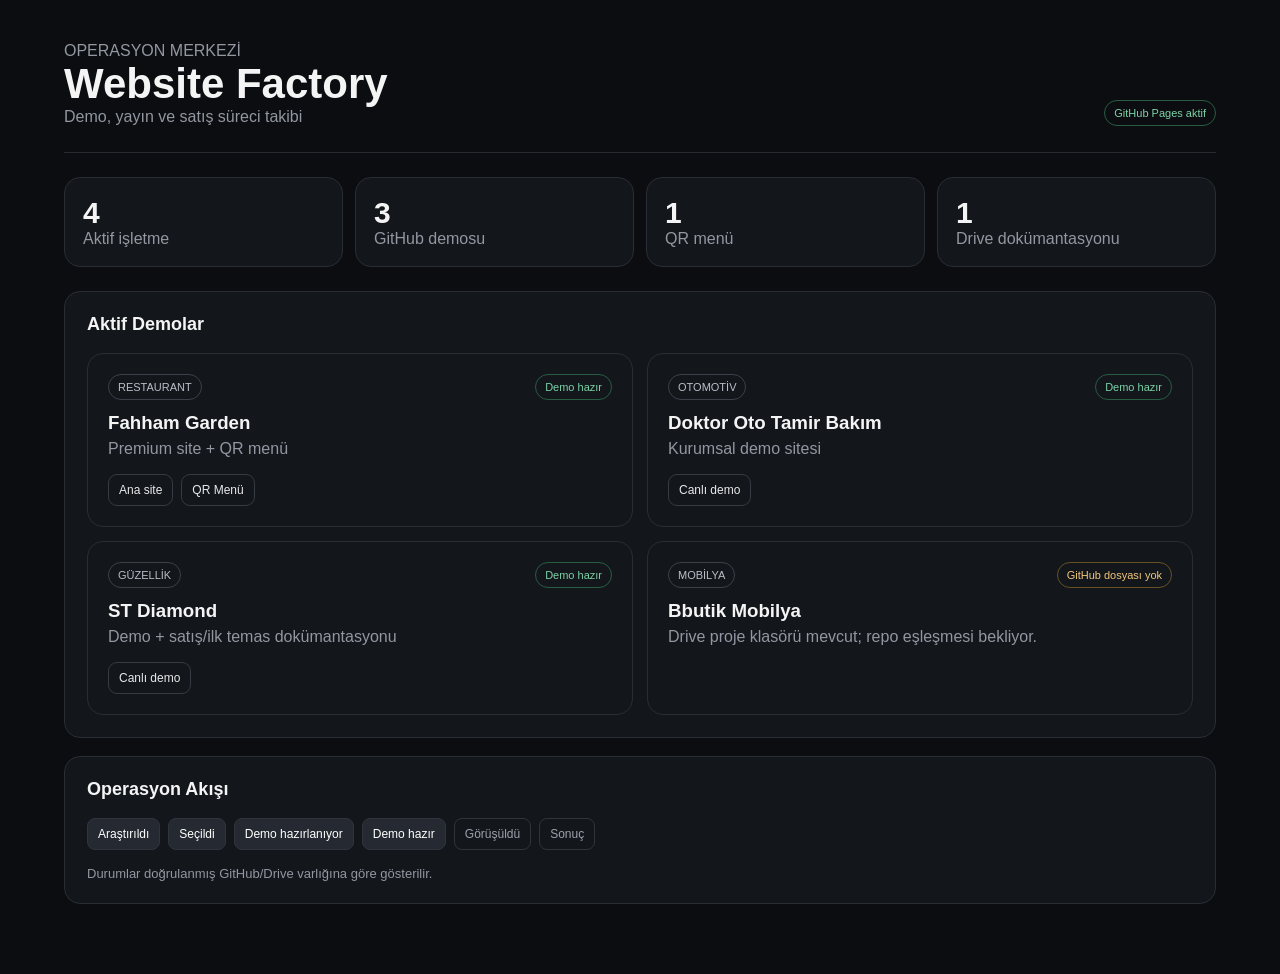
<file: index.html>
<!doctype html>
<html lang="tr">
<head>
<meta charset="utf-8"><meta name="viewport" content="width=device-width,initial-scale=1">
<title>Website Factory — Proje Takip</title>
<style>
*{box-sizing:border-box}body{margin:0;background:#0b0d10;color:#f4f4f5;font-family:Inter,Arial,sans-serif}main{max-width:1200px;margin:auto;padding:42px 24px 70px}.top{display:flex;justify-content:space-between;gap:20px;align-items:end;border-bottom:1px solid #272a30;padding-bottom:26px}h1{font-size:42px;margin:0}.muted{color:#9297a1}.stats{display:grid;grid-template-columns:repeat(4,1fr);gap:12px;margin:24px 0}.stat,.panel,.card{background:#13161b;border:1px solid #292d35;border-radius:16px}.stat{padding:18px}.stat b{font-size:30px;display:block}.panel{padding:22px;margin-top:18px}.panel h2{margin:0 0 18px;font-size:18px}.grid{display:grid;grid-template-columns:repeat(2,1fr);gap:14px}.card{padding:20px}.row{display:flex;justify-content:space-between;gap:14px;align-items:start}.tag{font-size:11px;padding:6px 9px;border:1px solid #3b414b;border-radius:99px;color:#b9bec7}.ok{color:#7dd3a7;border-color:#285d43}.warn{color:#f2c879;border-color:#665125}.card h3{margin:12px 0 6px}.actions{display:flex;flex-wrap:wrap;gap:8px;margin-top:16px}.actions a{color:#e9e9ea;text-decoration:none;border:1px solid #353a43;border-radius:9px;padding:8px 10px;font-size:12px}.actions a:hover{background:#20242b}.flow{display:flex;gap:8px;flex-wrap:wrap}.flow span{font-size:12px;border:1px solid #30343c;padding:8px 10px;border-radius:8px;color:#9ca2ad}.flow .active{color:#fff;background:#252a32}.notice{margin-top:16px;font-size:13px;color:#9297a1}@media(max-width:720px){h1{font-size:32px}.stats,.grid{grid-template-columns:1fr 1fr}.top{align-items:start;flex-direction:column}}@media(max-width:480px){.stats,.grid{grid-template-columns:1fr}}
</style></head>
<body><main>
<div class="top"><div><div class="muted">OPERASYON MERKEZİ</div><h1>Website Factory</h1><div class="muted">Demo, yayın ve satış süreci takibi</div></div><div class="tag ok">GitHub Pages aktif</div></div>
<section class="stats"><div class="stat"><b>4</b><span class="muted">Aktif işletme</span></div><div class="stat"><b>3</b><span class="muted">GitHub demosu</span></div><div class="stat"><b>1</b><span class="muted">QR menü</span></div><div class="stat"><b>1</b><span class="muted">Drive dokümantasyonu</span></div></section>
<section class="panel"><h2>Aktif Demolar</h2><div class="grid">
<div class="card"><div class="row"><span class="tag">RESTAURANT</span><span class="tag ok">Demo hazır</span></div><h3>Fahham Garden</h3><div class="muted">Premium site + QR menü</div><div class="actions"><a href="./demos/fahham-garden/">Ana site</a><a href="./demos/fahham-garden/menu.html">QR Menü</a></div></div>
<div class="card"><div class="row"><span class="tag">OTOMOTİV</span><span class="tag ok">Demo hazır</span></div><h3>Doktor Oto Tamir Bakım</h3><div class="muted">Kurumsal demo sitesi</div><div class="actions"><a href="./demos/doktor-oto/">Canlı demo</a></div></div>
<div class="card"><div class="row"><span class="tag">GÜZELLİK</span><span class="tag ok">Demo hazır</span></div><h3>ST Diamond</h3><div class="muted">Demo + satış/ilk temas dokümantasyonu</div><div class="actions"><a href="./demos/st-diamond/">Canlı demo</a></div></div>
<div class="card"><div class="row"><span class="tag">MOBİLYA</span><span class="tag warn">GitHub dosyası yok</span></div><h3>Bbutik Mobilya</h3><div class="muted">Drive proje klasörü mevcut; repo eşleşmesi bekliyor.</div></div>
</div></section>
<section class="panel"><h2>Operasyon Akışı</h2><div class="flow"><span class="active">Araştırıldı</span><span class="active">Seçildi</span><span class="active">Demo hazırlanıyor</span><span class="active">Demo hazır</span><span>Görüşüldü</span><span>Sonuç</span></div><div class="notice">Durumlar doğrulanmış GitHub/Drive varlığına göre gösterilir.</div></section>
</main></body></html>
</file>
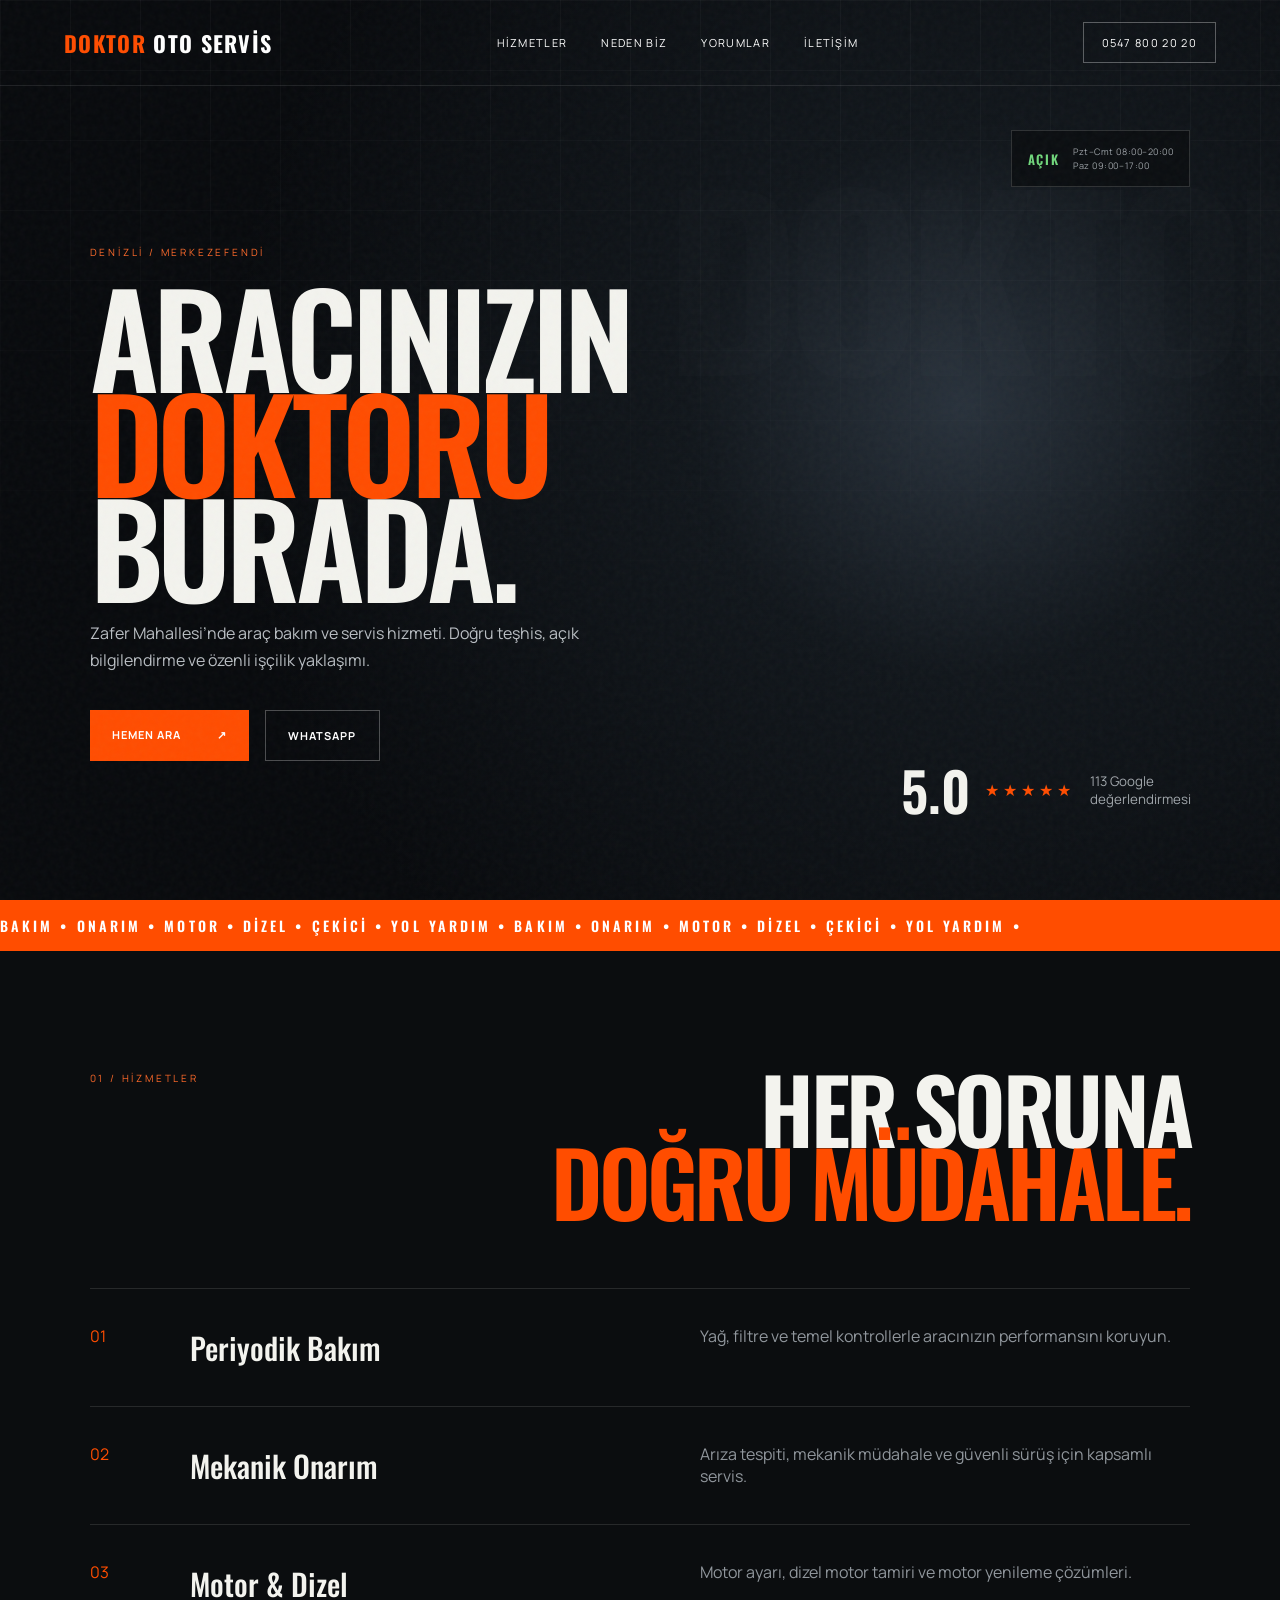
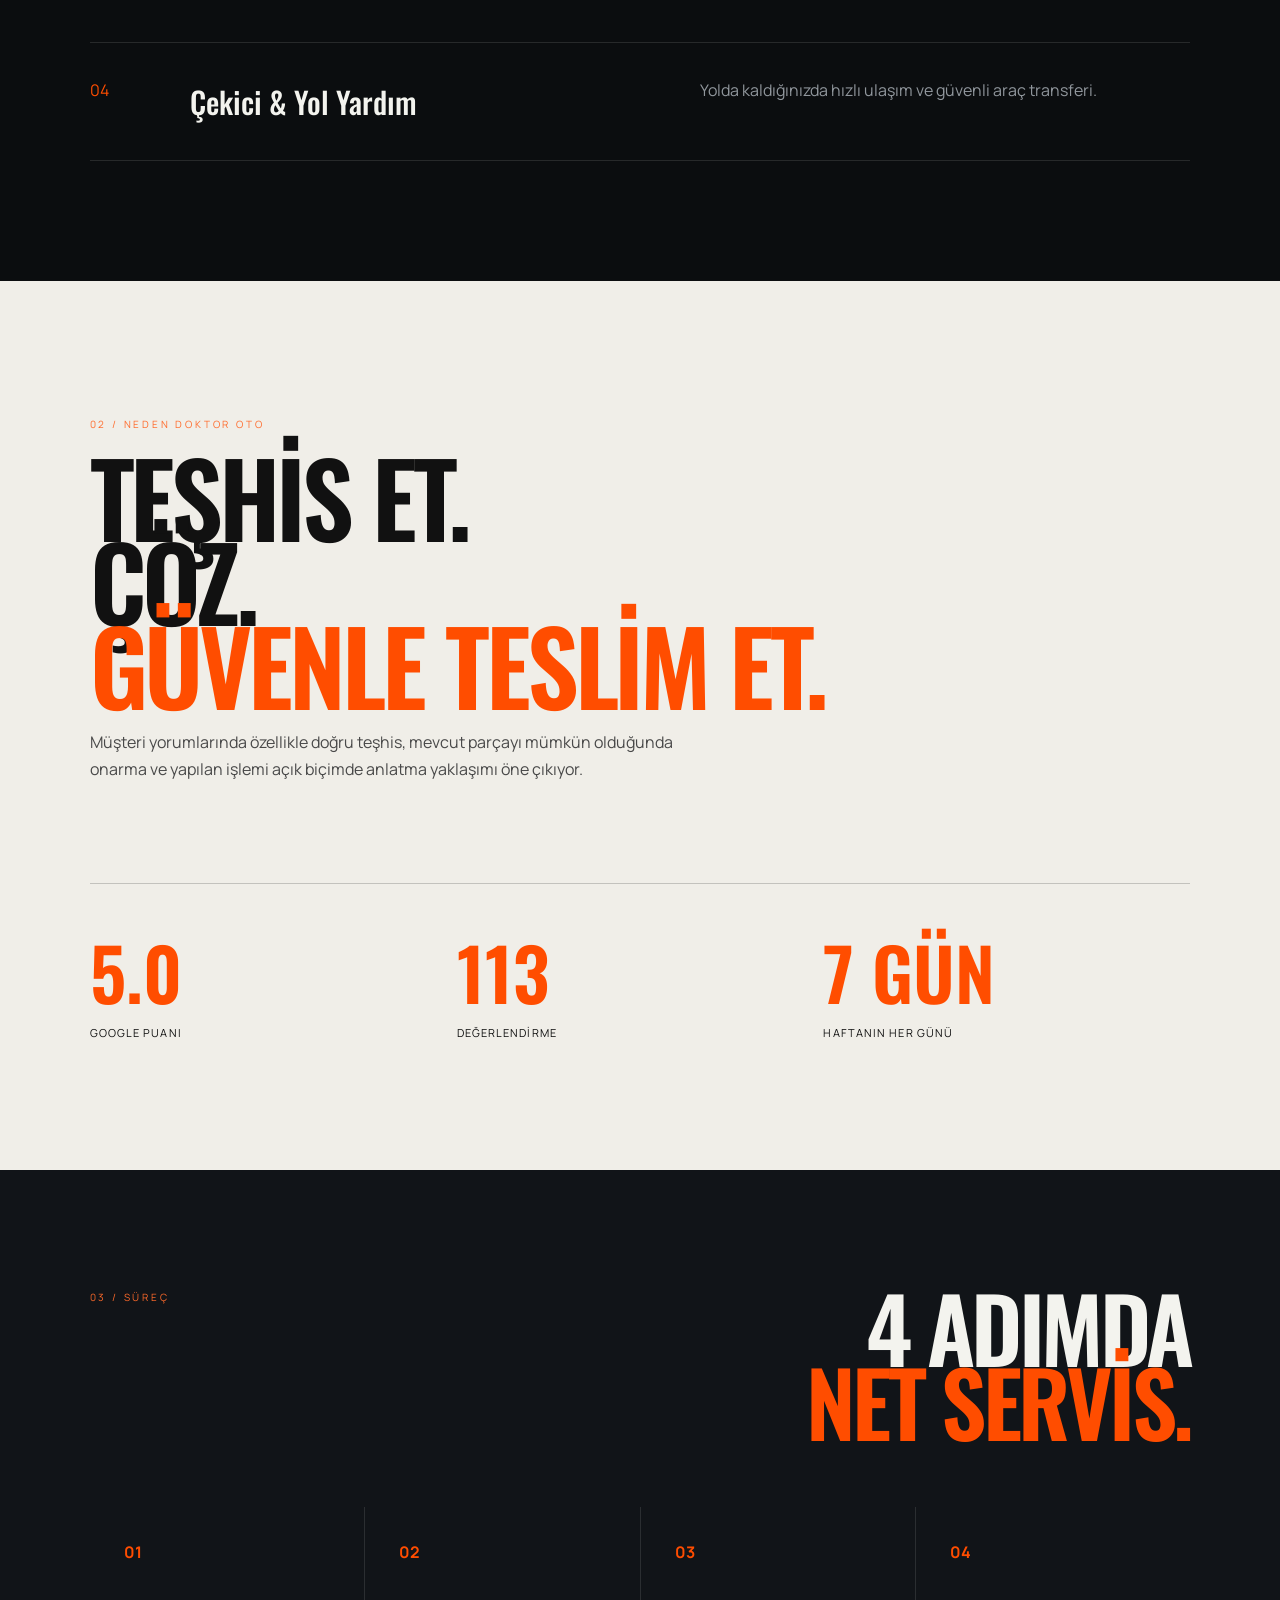
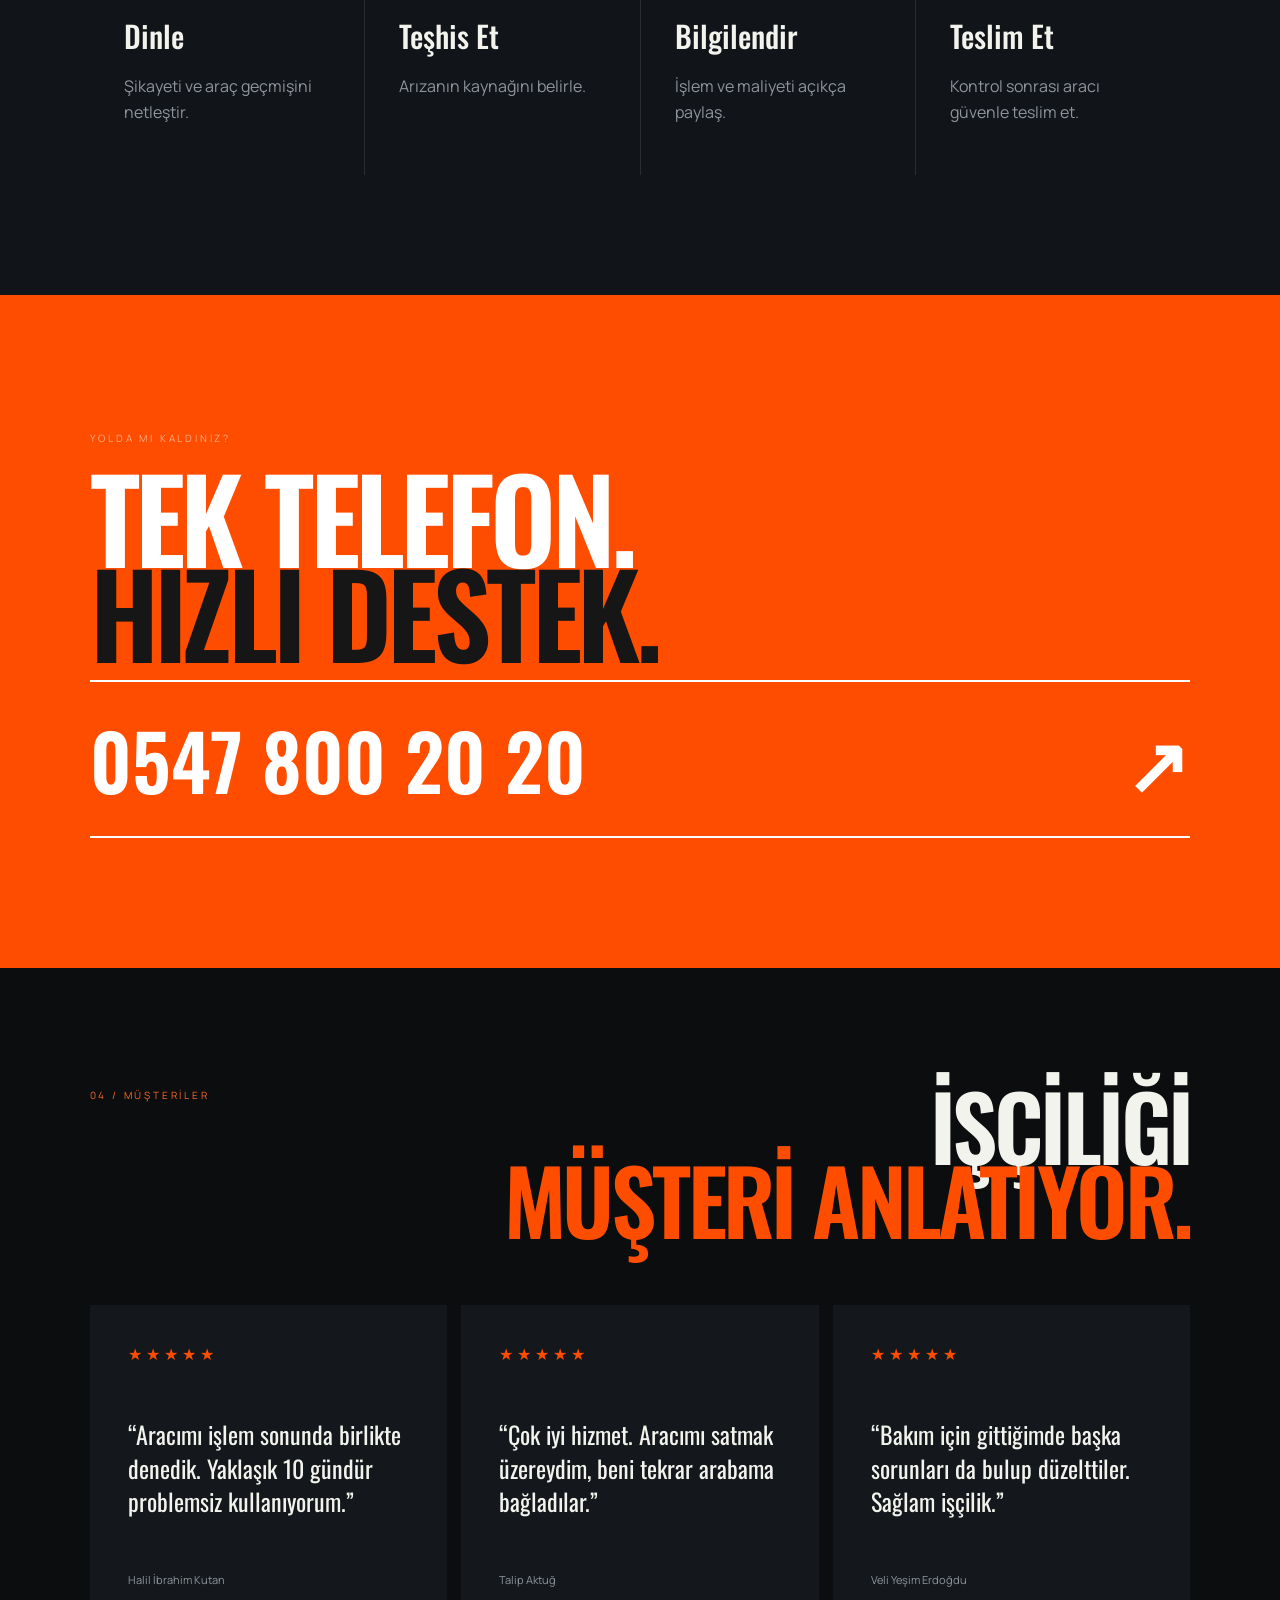
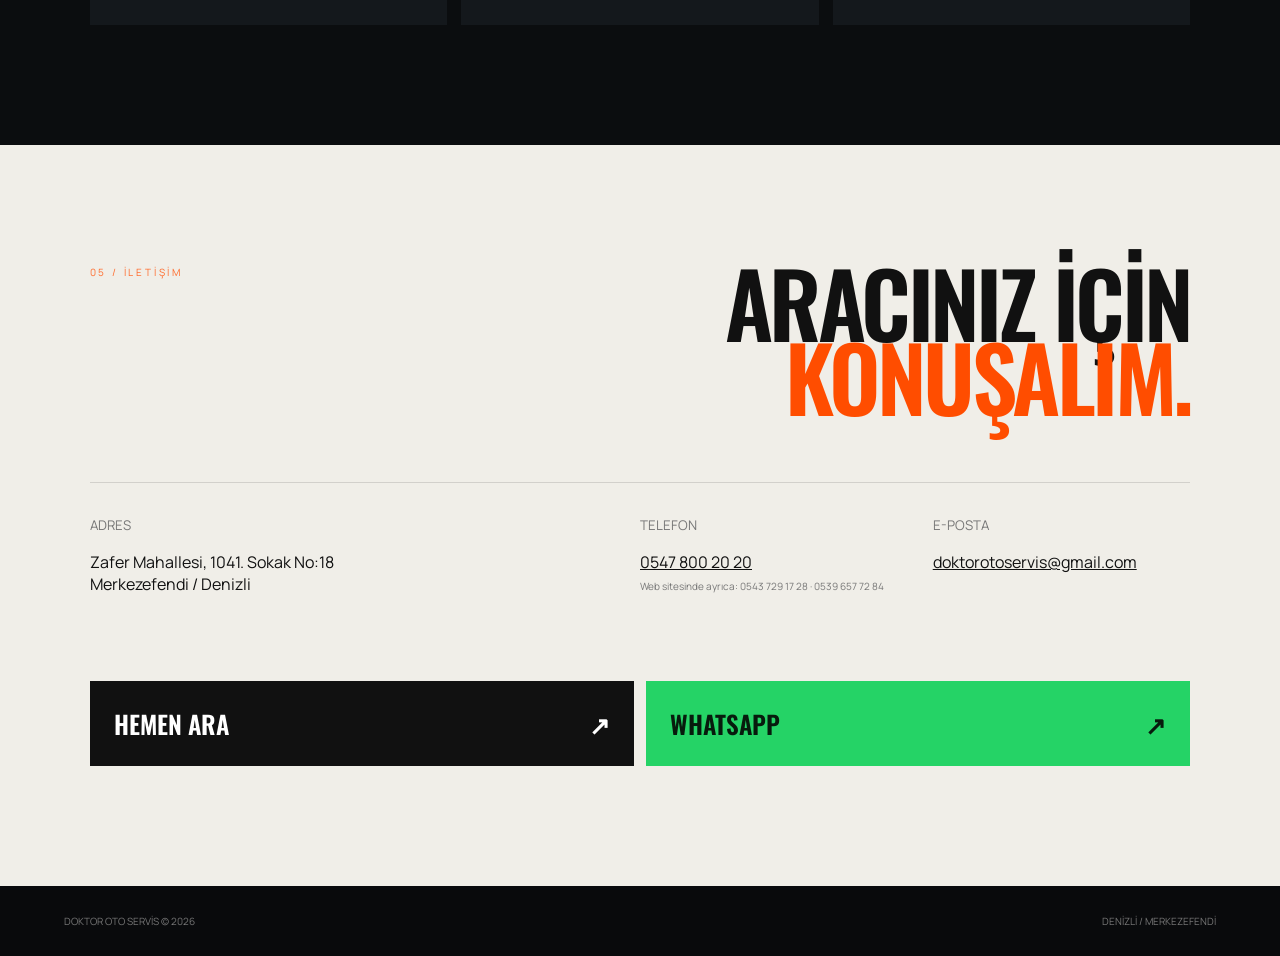
<file: demos/doktor-oto/index.html>
<!doctype html><html lang="tr"><head><meta charset="utf-8"><meta name="viewport" content="width=device-width,initial-scale=1"><title>Doktor Oto Servis | Denizli Bakım, Onarım & Çekici</title><meta name="description" content="Denizli Merkezefendi'de araç bakım, onarım ve çekici hizmetleri. Doktor Oto Servis."><link rel="preconnect" href="https://fonts.googleapis.com"><link rel="preconnect" href="https://fonts.gstatic.com" crossorigin><link href="https://fonts.googleapis.com/css2?family=Manrope:wght@400;500;600;700;800&family=Oswald:wght@400;500;600;700&display=swap" rel="stylesheet"><link rel="stylesheet" href="styles.css"></head><body><div class="noise"></div><header><a class="brand" href="#"><span>DOKTOR</span> OTO SERVİS</a><nav><a href="#services">Hizmetler</a><a href="#why">Neden Biz</a><a href="#reviews">Yorumlar</a><a href="#contact">İletişim</a></nav><a class="header-cta" href="tel:+905478002020">0547 800 20 20</a><button class="menu">☰</button></header><main><section class="hero"><div class="hero-bg"></div><div class="hero-grid"></div><div class="hero-copy reveal"><span class="kicker">DENİZLİ / MERKEZEFENDİ</span><h1>ARACINIZIN<br><em>DOKTORU</em><br>BURADA.</h1><p>Zafer Mahallesi’nde araç bakım ve servis hizmeti. Doğru teşhis, açık bilgilendirme ve özenli işçilik yaklaşımı.</p><div class="hero-actions"><a class="btn primary" href="tel:+905478002020">HEMEN ARA <span>↗</span></a><a class="btn ghost" href="https://wa.me/905478002020" target="_blank">WHATSAPP</a></div></div><div class="hero-stat reveal"><strong>5.0</strong><span>★★★★★</span><small>113 Google değerlendirmesi</small></div><div class="hero-badge"><b>AÇIK</b><span>Pzt–Cmt 08:00–20:00<br>Paz 09:00–17:00</span></div><div class="hero-mark">DOKTOR</div></section><section class="ticker"><div>BAKIM • ONARIM • MOTOR • DİZEL • ÇEKİCİ • YOL YARDIM • BAKIM • ONARIM • MOTOR • DİZEL • ÇEKİCİ • YOL YARDIM •</div></section><section id="services" class="services"><div class="section-head reveal"><span>01 / HİZMETLER</span><h2>HER SORUNA<br><em>DOĞRU MÜDAHALE.</em></h2></div><div class="service-grid"><article class="reveal"><span>01</span><h3>Periyodik Bakım</h3><p>Yağ, filtre ve temel kontrollerle aracınızın performansını koruyun.</p></article><article class="reveal"><span>02</span><h3>Mekanik Onarım</h3><p>Arıza tespiti, mekanik müdahale ve güvenli sürüş için kapsamlı servis.</p></article><article class="reveal"><span>03</span><h3>Motor & Dizel</h3><p>Motor ayarı, dizel motor tamiri ve motor yenileme çözümleri.</p></article><article class="reveal"><span>04</span><h3>Çekici & Yol Yardım</h3><p>Yolda kaldığınızda hızlı ulaşım ve güvenli araç transferi.</p></article></div></section><section id="why" class="why"><div class="why-card reveal"><span>02 / NEDEN DOKTOR OTO</span><h2>TEŞHİS ET.<br>ÇÖZ.<br><em>GÜVENLE TESLİM ET.</em></h2><p>Müşteri yorumlarında özellikle doğru teşhis, mevcut parçayı mümkün olduğunda onarma ve yapılan işlemi açık biçimde anlatma yaklaşımı öne çıkıyor.</p></div><div class="why-stats"><div class="reveal"><strong>5.0</strong><span>Google Puanı</span></div><div class="reveal"><strong>113</strong><span>Değerlendirme</span></div><div class="reveal"><strong>7 GÜN</strong><span>Haftanın Her Günü</span></div></div></section><section class="process"><div class="section-head reveal"><span>03 / SÜREÇ</span><h2>4 ADIMDA<br><em>NET SERVİS.</em></h2></div><div class="steps"><div class="reveal"><b>01</b><h3>Dinle</h3><p>Şikayeti ve araç geçmişini netleştir.</p></div><div class="reveal"><b>02</b><h3>Teşhis Et</h3><p>Arızanın kaynağını belirle.</p></div><div class="reveal"><b>03</b><h3>Bilgilendir</h3><p>İşlem ve maliyeti açıkça paylaş.</p></div><div class="reveal"><b>04</b><h3>Teslim Et</h3><p>Kontrol sonrası aracı güvenle teslim et.</p></div></div></section><section class="emergency reveal"><span>YOLDA MI KALDINIZ?</span><h2>TEK TELEFON.<br><em>HIZLI DESTEK.</em></h2><a href="tel:+905478002020">0547 800 20 20 <b>↗</b></a></section><section id="reviews" class="reviews"><div class="section-head reveal"><span>04 / MÜŞTERİLER</span><h2>İŞÇİLİĞİ<br><em>MÜŞTERİ ANLATIYOR.</em></h2></div><div class="review-grid"><blockquote class="reveal"><span>★★★★★</span><p>“Aracımı işlem sonunda birlikte denedik. Yaklaşık 10 gündür problemsiz kullanıyorum.”</p><cite>Halil İbrahim Kutan</cite></blockquote><blockquote class="reveal"><span>★★★★★</span><p>“Çok iyi hizmet. Aracımı satmak üzereydim, beni tekrar arabama bağladılar.”</p><cite>Talip Aktuğ</cite></blockquote><blockquote class="reveal"><span>★★★★★</span><p>“Bakım için gittiğimde başka sorunları da bulup düzelttiler. Sağlam işçilik.”</p><cite>Veli Yeşim Erdoğdu</cite></blockquote></div></section><section id="contact" class="contact"><div class="section-head reveal"><span>05 / İLETİŞİM</span><h2>ARACINIZ İÇİN<br><em>KONUŞALIM.</em></h2></div><div class="contact-grid"><div><small>ADRES</small><p>Zafer Mahallesi, 1041. Sokak No:18<br>Merkezefendi / Denizli</p></div><div><small>TELEFON</small><p><a href="tel:+905478002020">0547 800 20 20</a><br><span class="alt-phones">Web sitesinde ayrıca: 0543 729 17 28 · 0539 657 72 84</span></p></div><div><small>E-POSTA</small><p><a href="mailto:doktorotoservis@gmail.com">doktorotoservis@gmail.com</a></p></div></div><div class="contact-actions"><a href="tel:+905478002020">HEMEN ARA <span>↗</span></a><a href="https://wa.me/905478002020" target="_blank">WHATSAPP <span>↗</span></a></div></section></main><div class="mobile-actions"><a href="tel:+905478002020">ARA</a><a href="https://wa.me/905478002020" target="_blank">WHATSAPP</a></div><footer><span>DOKTOR OTO SERVİS © 2026</span><span>DENİZLİ / MERKEZEFENDİ</span></footer><script src="script.js"></script></body></html>
</file>
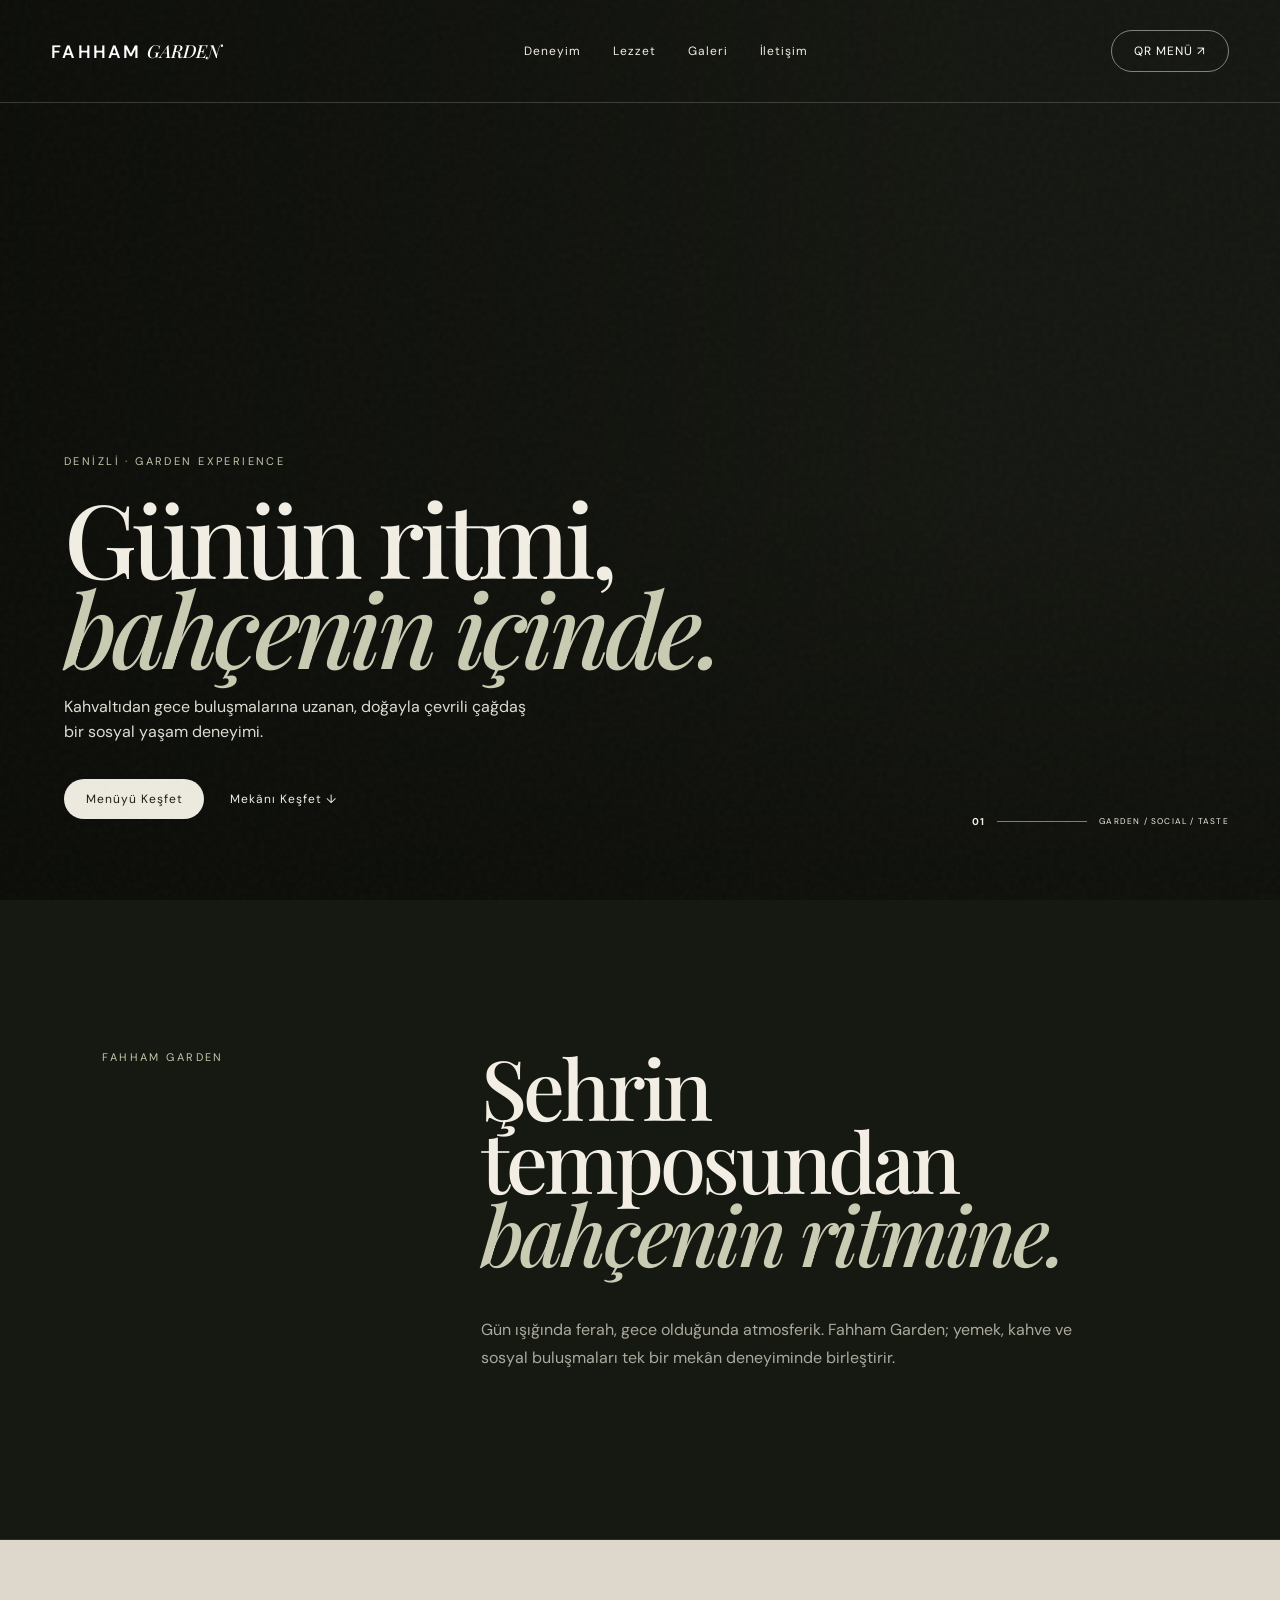
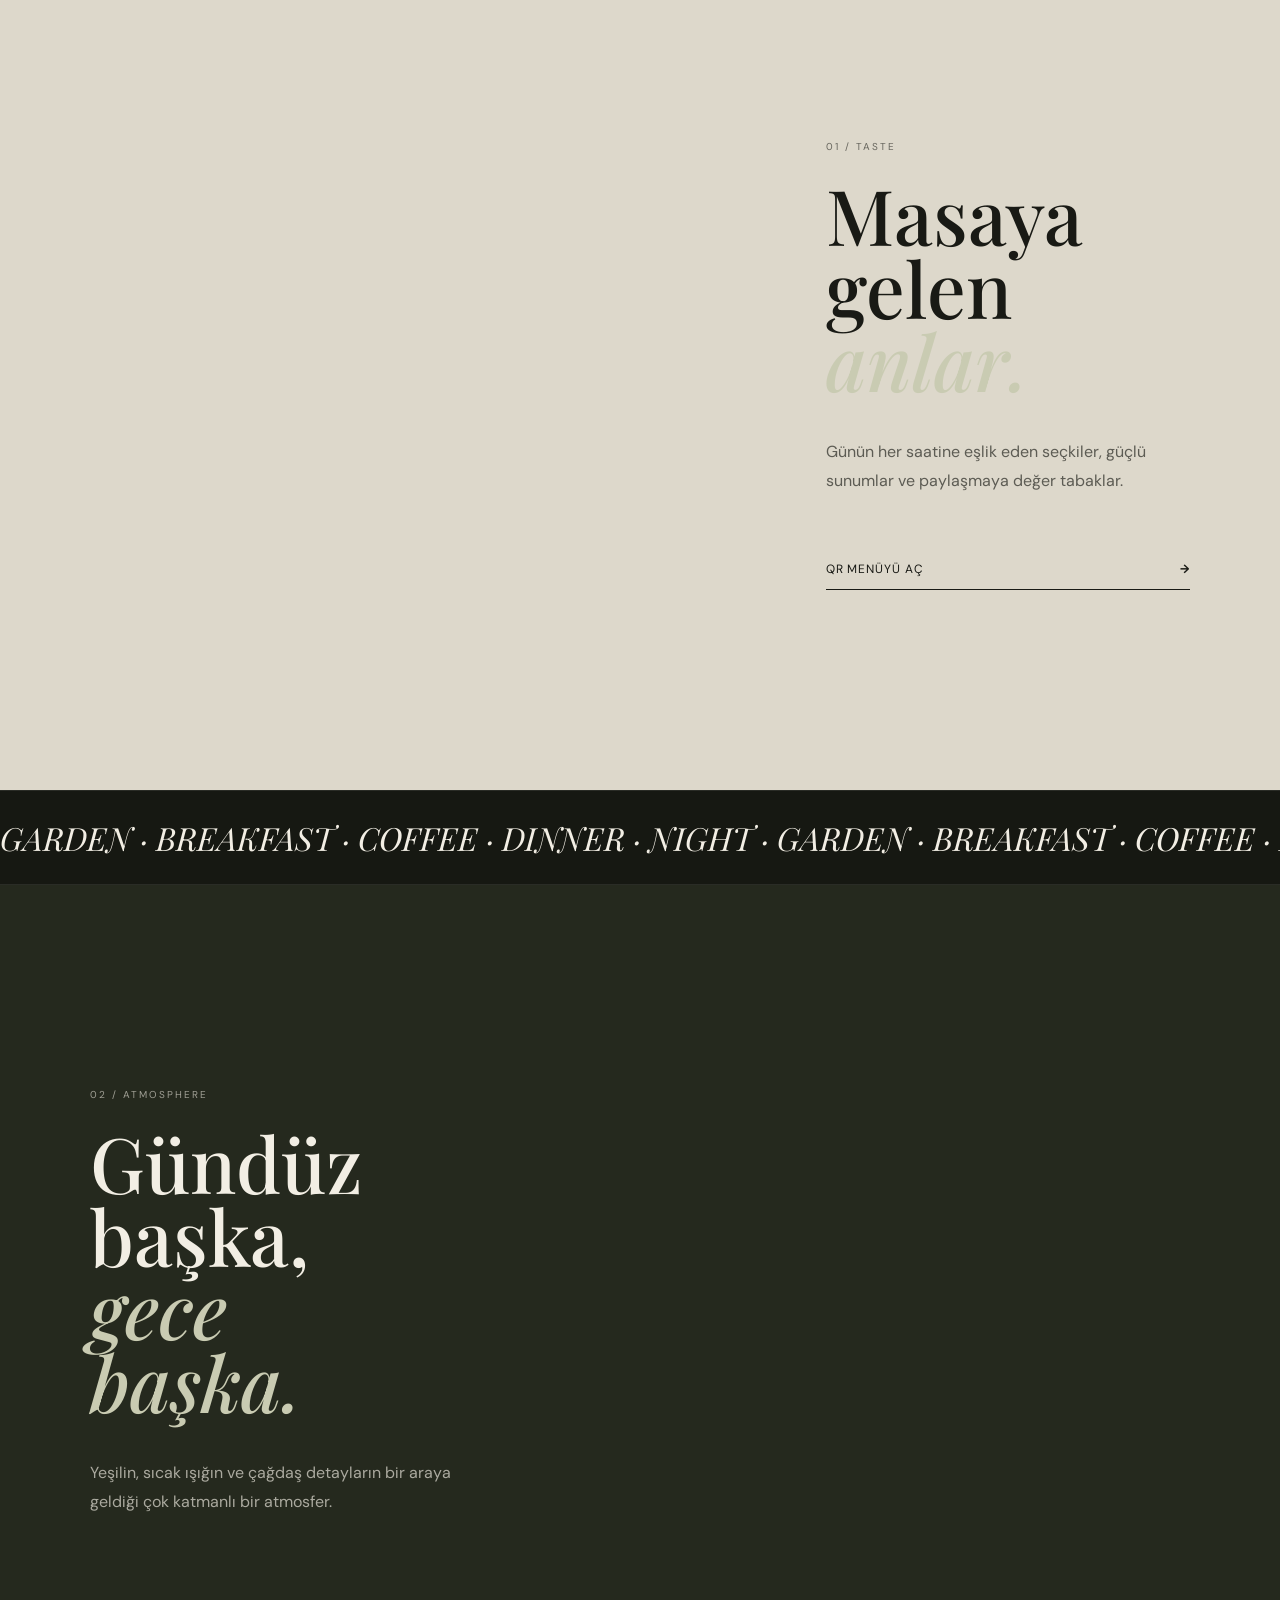
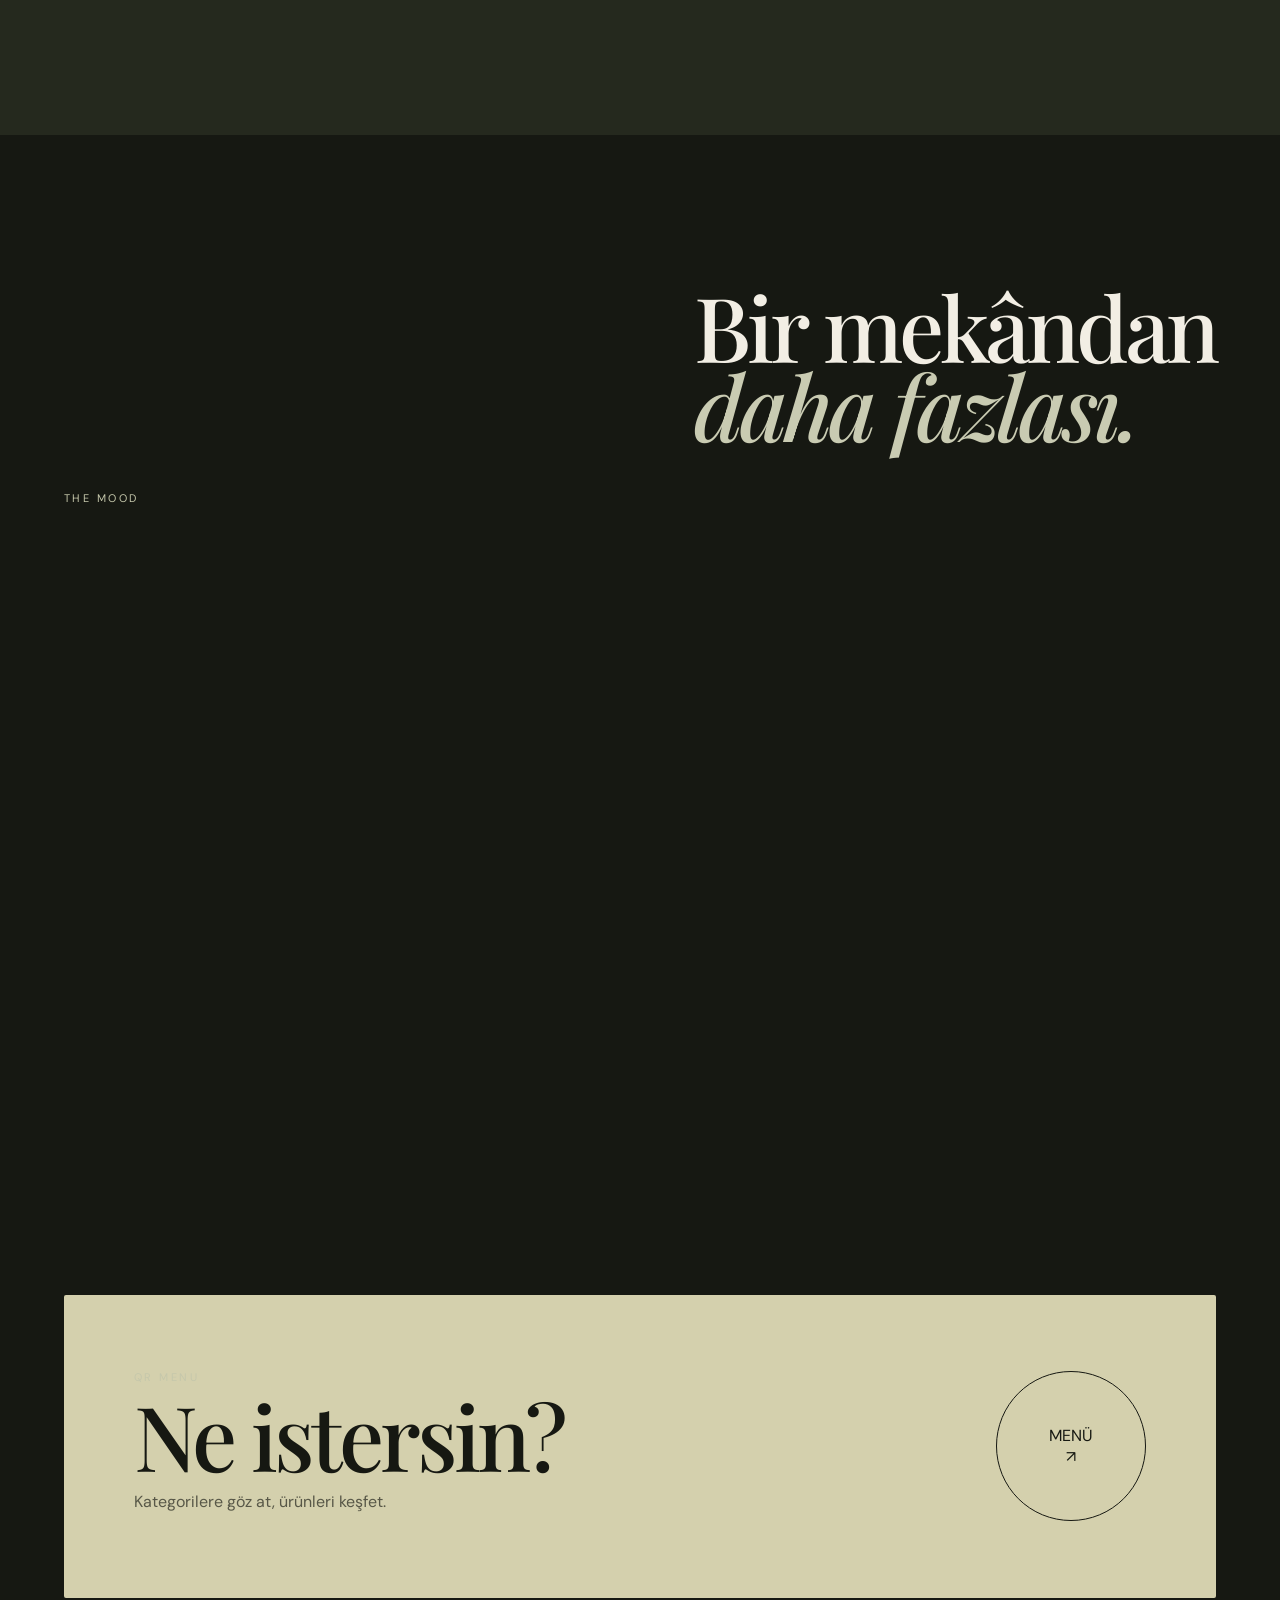
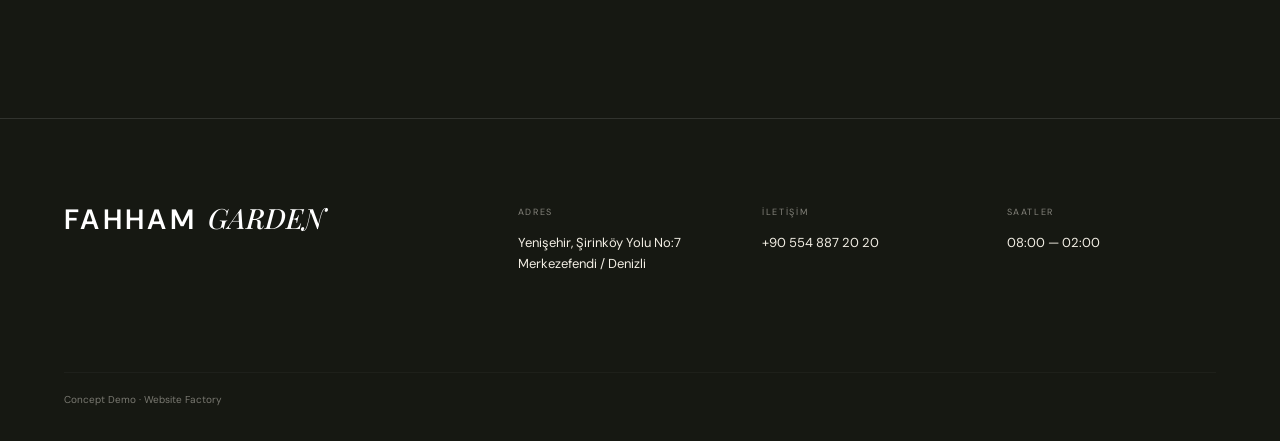
<file: demos/fahham-garden/index.html>
<!doctype html>
<html lang="tr">
<head>
<meta charset="utf-8"><meta name="viewport" content="width=device-width,initial-scale=1">
<title>Fahham Garden — Denizli</title>
<meta name="description" content="Fahham Garden için Website Factory tarafından hazırlanan konsept demo.">
<link rel="preconnect" href="https://fonts.googleapis.com"><link rel="preconnect" href="https://fonts.gstatic.com" crossorigin>
<link href="https://fonts.googleapis.com/css2?family=DM+Sans:wght@400;500;600&family=Playfair+Display:ital,wght@0,500;1,500&display=swap" rel="stylesheet">
<link rel="stylesheet" href="styles.css">
</head>
<body>
<div class="noise"></div>
<header class="nav"><a class="brand" href="#">FAHHAM <i>GARDEN</i></a><nav><a href="#experience">Deneyim</a><a href="#taste">Lezzet</a><a href="#gallery">Galeri</a><a href="#contact">İletişim</a></nav><a class="menu-btn" href="menu.html">QR MENÜ ↗</a></header>
<main>
<section class="hero">
<div class="hero-bg"></div><div class="hero-shade"></div>
<div class="hero-copy"><span class="eyebrow">DENİZLİ · GARDEN EXPERIENCE</span><h1>Günün ritmi,<br><em>bahçenin içinde.</em></h1><p>Kahvaltıdan gece buluşmalarına uzanan, doğayla çevrili çağdaş bir sosyal yaşam deneyimi.</p><div class="hero-actions"><a class="pill light" href="menu.html">Menüyü Keşfet</a><a class="text-link" href="#experience">Mekânı Keşfet ↓</a></div></div>
<div class="hero-index"><b>01</b><span></span><small>GARDEN / SOCIAL / TASTE</small></div>
</section>
<section class="intro reveal" id="experience"><span class="eyebrow">FAHHAM GARDEN</span><h2>Şehrin temposundan<br><em>bahçenin ritmine.</em></h2><p>Gün ışığında ferah, gece olduğunda atmosferik. Fahham Garden; yemek, kahve ve sosyal buluşmaları tek bir mekân deneyiminde birleştirir.</p></section>
<section class="split" id="taste">
<div class="photo tall p1 reveal"></div><div class="split-copy reveal"><span class="count">01 / TASTE</span><h3>Masaya gelen<br><em>anlar.</em></h3><p>Günün her saatine eşlik eden seçkiler, güçlü sunumlar ve paylaşmaya değer tabaklar.</p><a class="arrow" href="menu.html">QR MENÜYÜ AÇ <b>→</b></a></div>
</section>
<section class="marquee"><div>GARDEN · BREAKFAST · COFFEE · DINNER · NIGHT · GARDEN · BREAKFAST · COFFEE · DINNER · NIGHT ·</div></section>
<section class="split reverse"><div class="photo tall p2 reveal"></div><div class="split-copy reveal"><span class="count">02 / ATMOSPHERE</span><h3>Gündüz başka,<br><em>gece başka.</em></h3><p>Yeşilin, sıcak ışığın ve çağdaş detayların bir araya geldiği çok katmanlı bir atmosfer.</p></div></section>
<section class="gallery" id="gallery"><div class="gallery-head reveal"><span class="eyebrow">THE MOOD</span><h2>Bir mekândan<br><em>daha fazlası.</em></h2></div><div class="grid"><div class="photo p3 reveal"></div><div class="photo p4 reveal"></div><div class="photo p5 reveal"></div></div></section>
<section class="menu-callout reveal"><div><span class="eyebrow">QR MENU</span><h2>Ne istersin?</h2><p>Kategorilere göz at, ürünleri keşfet.</p></div><a class="circle-link" href="menu.html">MENÜ<br>↗</a></section>
</main>
<footer id="contact"><div class="brand big">FAHHAM <i>GARDEN</i></div><div><small>ADRES</small><p>Yenişehir, Şirinköy Yolu No:7<br>Merkezefendi / Denizli</p></div><div><small>İLETİŞİM</small><p>+90 554 887 20 20</p></div><div><small>SAATLER</small><p>08:00 — 02:00</p></div><div class="footline">Concept Demo · Website Factory</div></footer>
<script src="script.js"></script>
</body></html>
</file>
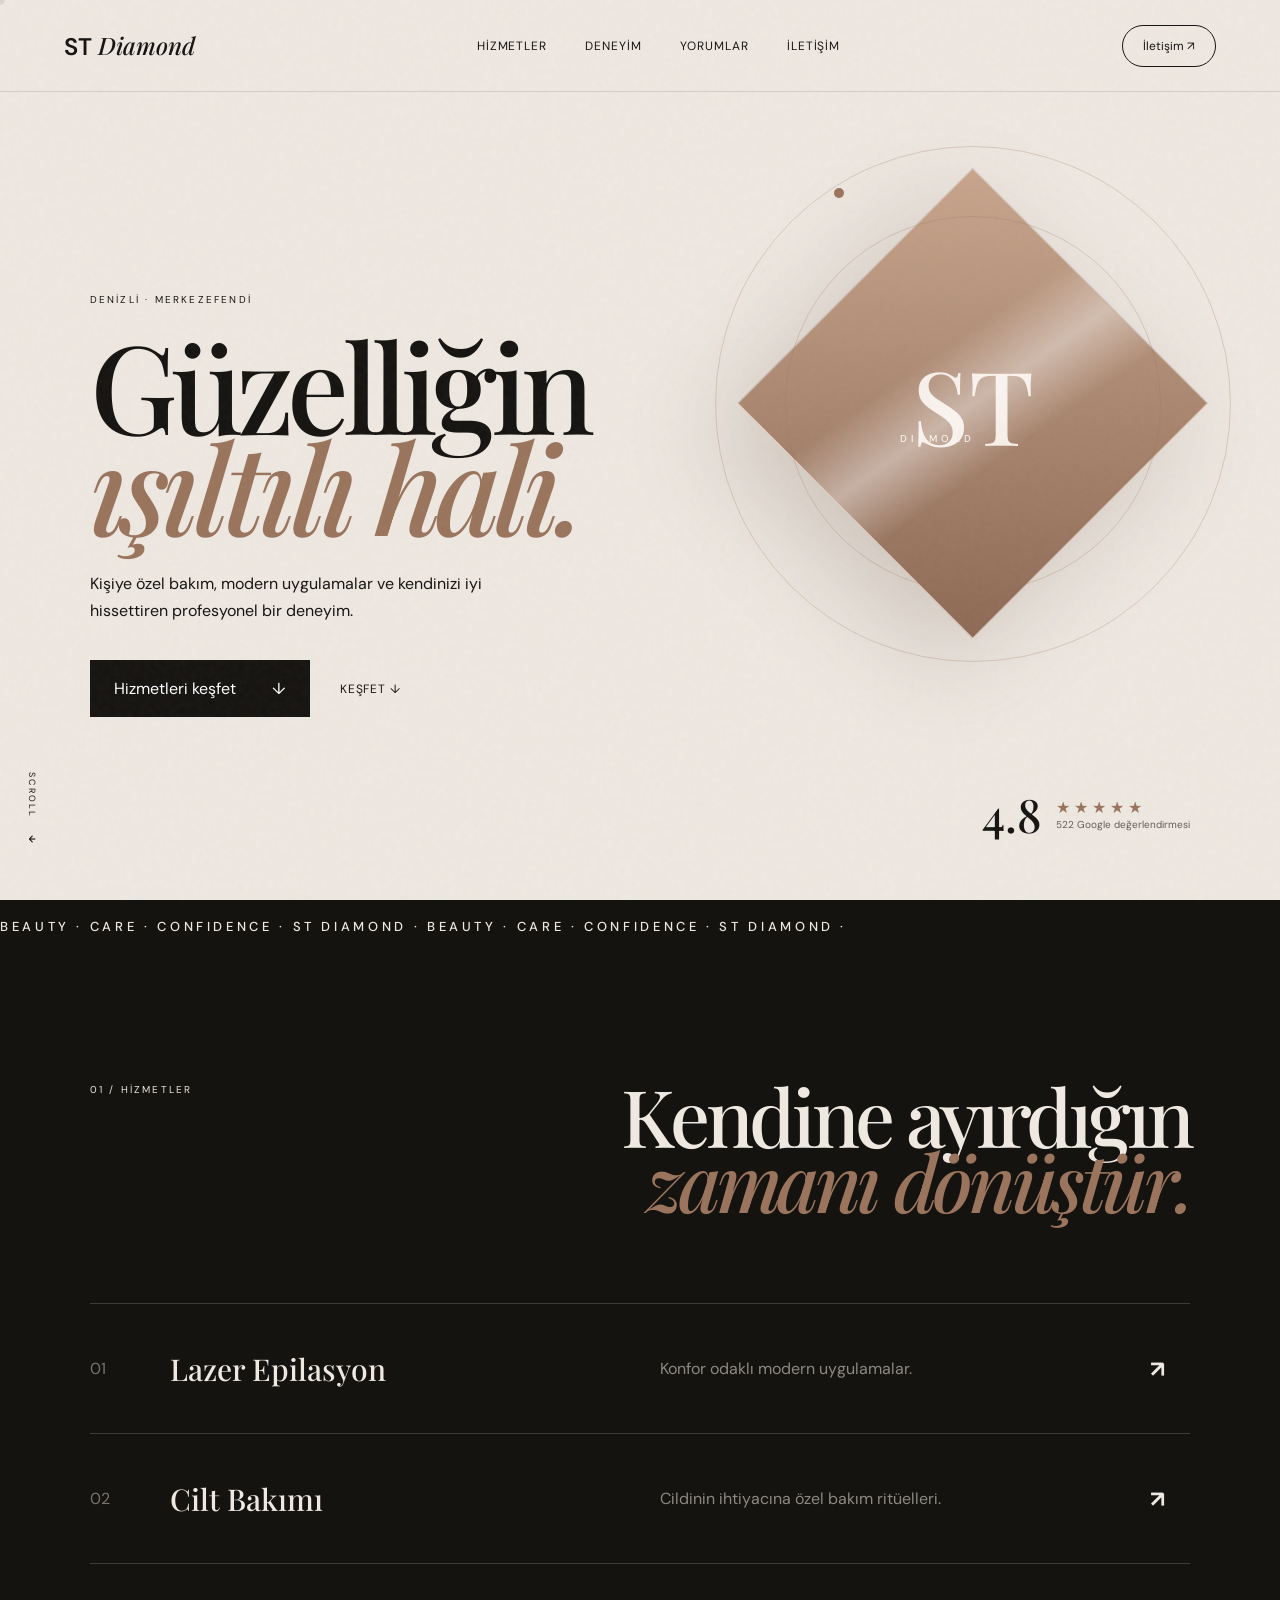
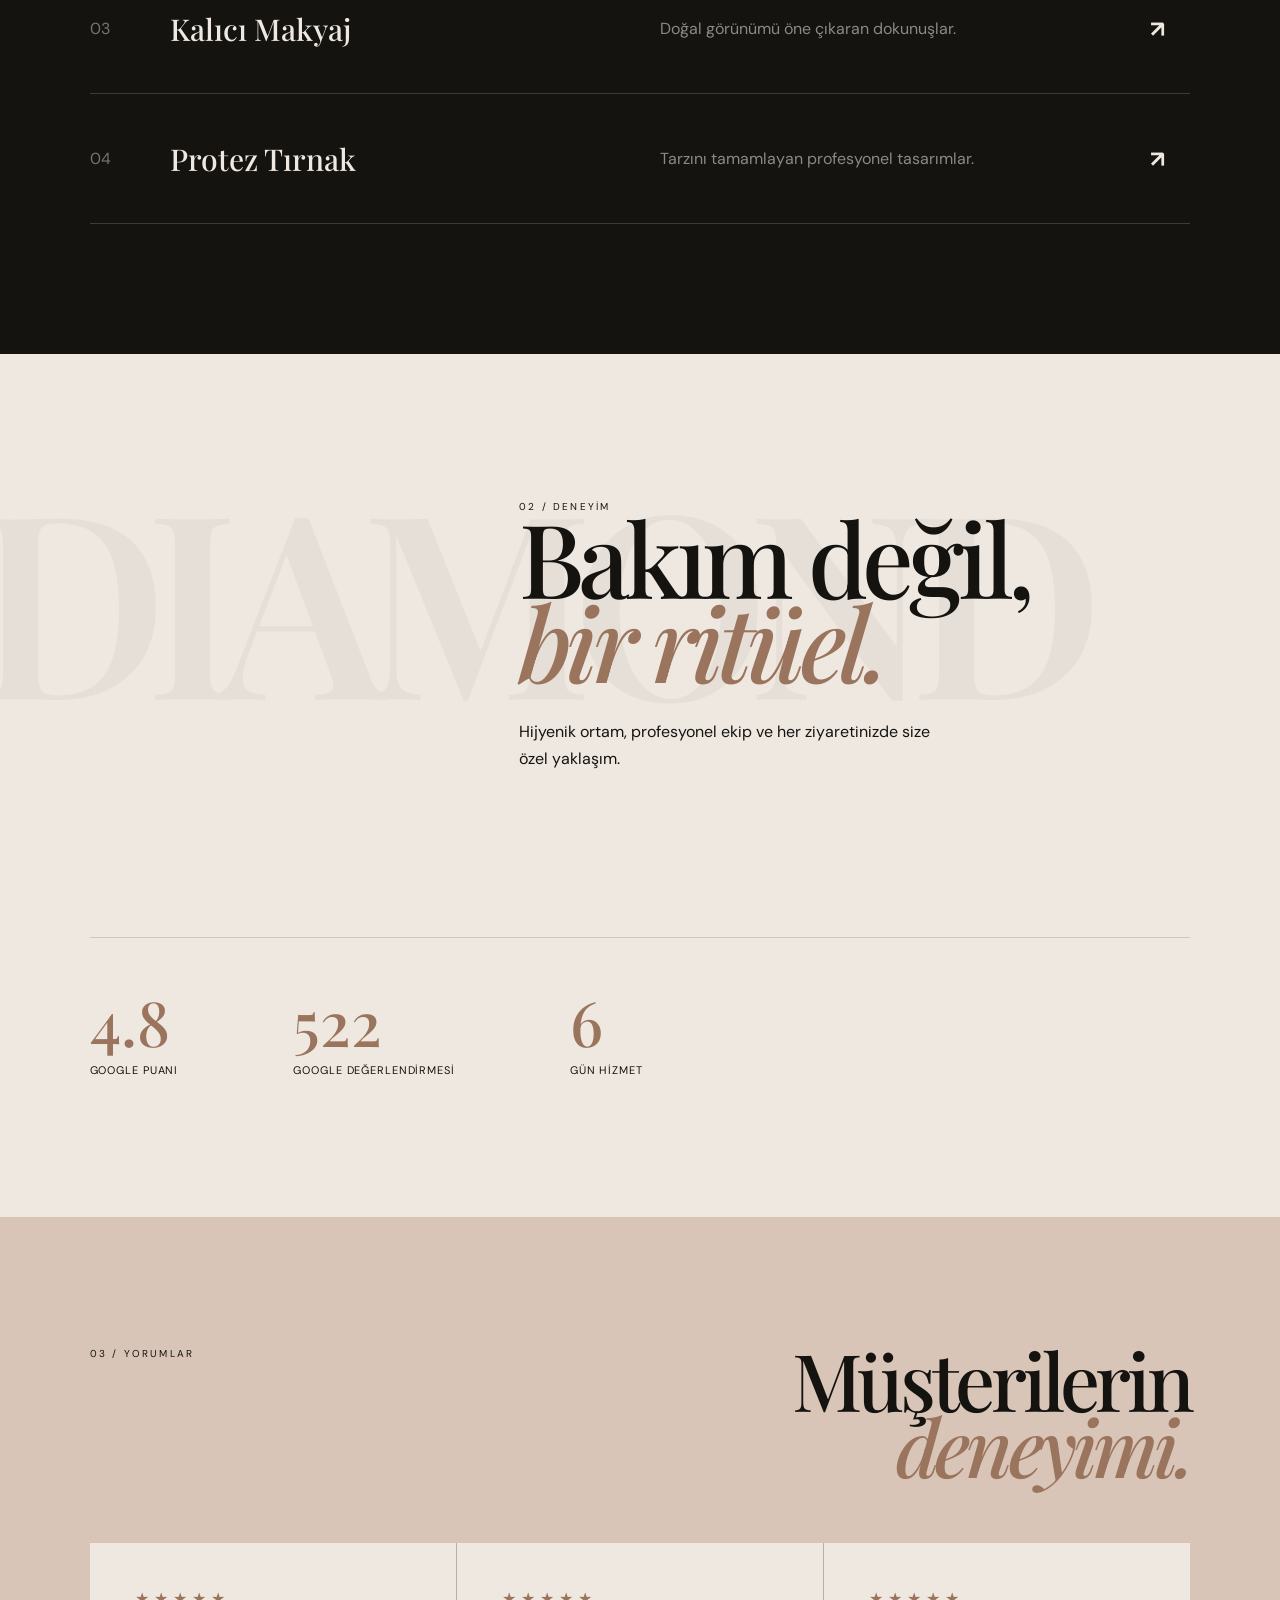
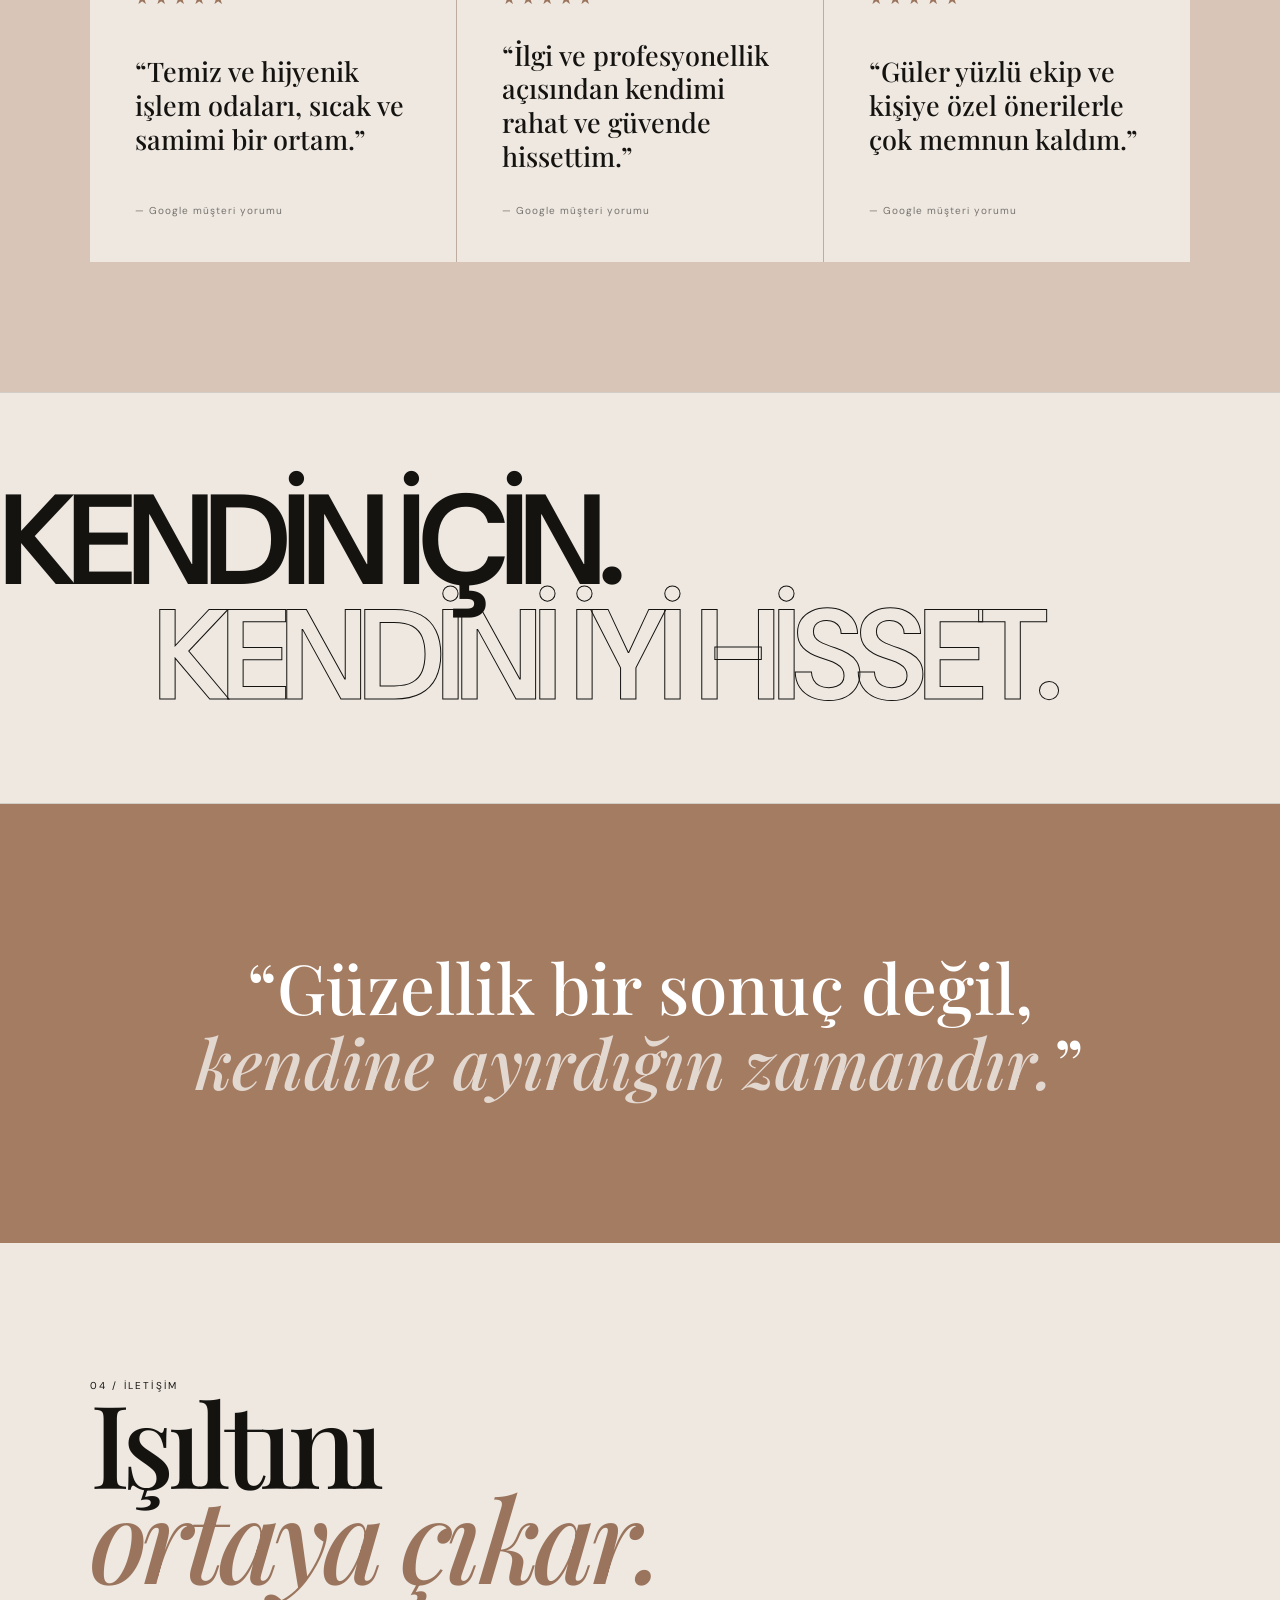
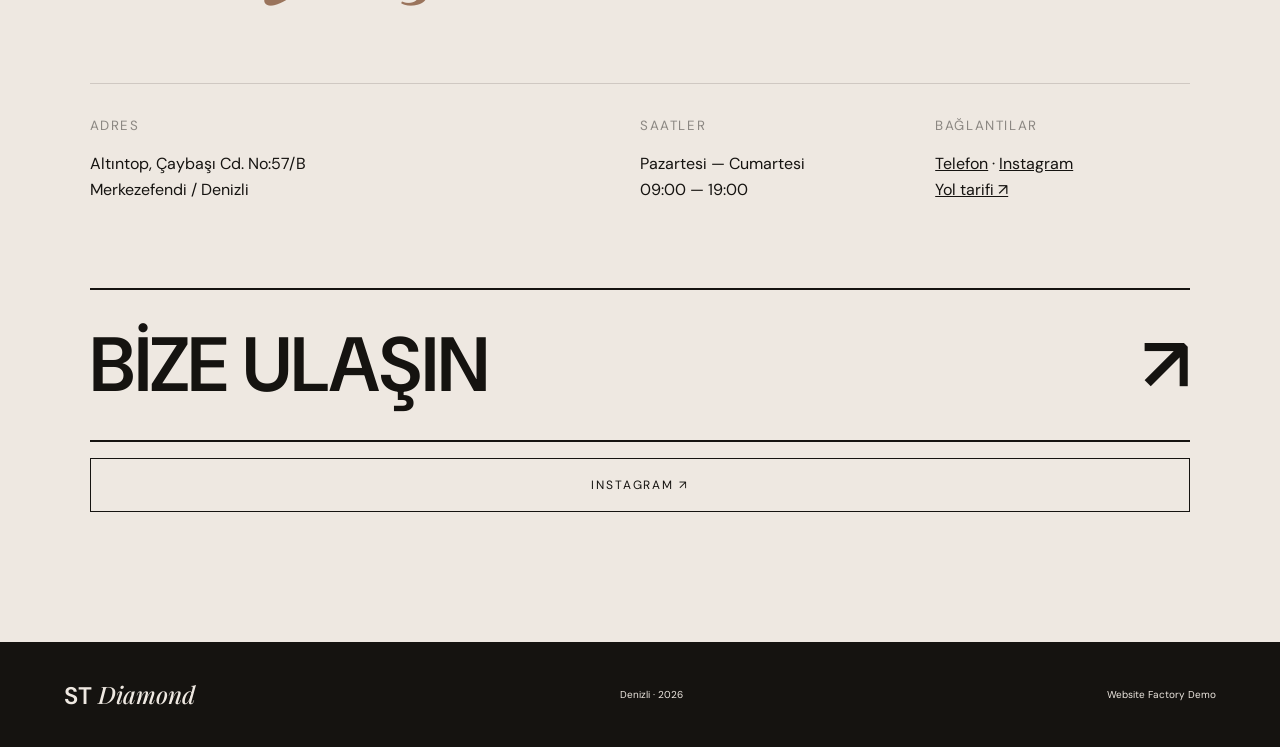
<file: demos/st-diamond/index.html>
<!doctype html><html lang="tr"><head><meta charset="UTF-8"><meta name="viewport" content="width=device-width,initial-scale=1"><meta name="theme-color" content="#11100e"><meta name="description" content="ST Diamond Güzellik Merkezi Denizli — lazer epilasyon, cilt bakımı, kalıcı makyaj ve protez tırnak."><meta property="og:title" content="ST Diamond | Denizli Güzellik Merkezi"><meta property="og:description" content="Kişiye özel bakım ve profesyonel güzellik deneyimi."><meta property="og:type" content="website"><meta name="robots" content="index,follow"><link rel="icon" href="data:image/svg+xml,<svg xmlns=%22http://www.w3.org/2000/svg%22 viewBox=%220 0 100 100%22><text y=%22.9em%22 font-size=%2290%22>◆</text></svg>"><title>ST Diamond | Güzelliğin Işıltılı Hali</title><link rel="preconnect" href="https://fonts.googleapis.com"><link rel="preconnect" href="https://fonts.gstatic.com" crossorigin><link href="https://fonts.googleapis.com/css2?family=DM+Sans:wght@400;500;600&family=Playfair+Display:ital,wght@0,500;0,600;1,500&display=swap" rel="stylesheet"><link rel="stylesheet" href="styles.css"><script type="application/ld+json">{"@context":"https://schema.org","@type":"BeautySalon","name":"ST Diamond Güzellik Merkezi","telephone":"+90 553 046 38 16","address":{"@type":"PostalAddress","streetAddress":"Altıntop, Çaybaşı Cd. No:57/B","addressLocality":"Merkezefendi","addressRegion":"Denizli","postalCode":"20010","addressCountry":"TR"},"sameAs":["https://www.instagram.com/diamonddenizli/"],"openingHours":["Mo-Sa 09:00-19:00"]}</script></head><body><div class="cursor"></div><div class="grain"></div><header><a class="logo" href="#">ST <i>Diamond</i></a><button class="menu" aria-label="Menü">MENU</button><nav><a href="#hizmetler">Hizmetler</a><a href="#deneyim">Deneyim</a><a href="#yorumlar">Yorumlar</a><a href="#iletisim">İletişim</a></nav><a class="pill" href="#iletisim">İletişim ↗</a></header><main><section class="hero"><div class="hero-copy"><div class="eyebrow">DENİZLİ · MERKEZEFENDİ</div><h1><span>Güzelliğin</span><br><em>ışıltılı hali.</em></h1><p>Kişiye özel bakım, modern uygulamalar ve kendinizi iyi hissettiren profesyonel bir deneyim.</p><div class="hero-actions"><a class="cta magnetic" href="#hizmetler">Hizmetleri keşfet <span>↓</span></a><a class="text-link" href="#hizmetler">Keşfet ↓</a></div></div><div class="visual"><div class="diamond"><span>ST</span><i>DIAMOND</i></div><div class="ring r1"></div><div class="ring r2"></div></div><div class="rating"><strong>4.8</strong><div><span>★★★★★</span><small>522 Google değerlendirmesi</small></div></div><div class="scroll">SCROLL <b>↓</b></div></section><section class="marquee"><div>BEAUTY · CARE · CONFIDENCE · ST DIAMOND · BEAUTY · CARE · CONFIDENCE · ST DIAMOND ·</div></section><section id="hizmetler" class="services"><div class="section-head reveal"><span>01 / HİZMETLER</span><h2>Kendine ayırdığın<br><em>zamanı dönüştür.</em></h2></div><div class="cards"><article class="reveal"><span>01</span><h3>Lazer Epilasyon</h3><p>Konfor odaklı modern uygulamalar.</p><b>↗</b></article><article class="reveal"><span>02</span><h3>Cilt Bakımı</h3><p>Cildinin ihtiyacına özel bakım ritüelleri.</p><b>↗</b></article><article class="reveal"><span>03</span><h3>Kalıcı Makyaj</h3><p>Doğal görünümü öne çıkaran dokunuşlar.</p><b>↗</b></article><article class="reveal"><span>04</span><h3>Protez Tırnak</h3><p>Tarzını tamamlayan profesyonel tasarımlar.</p><b>↗</b></article></div></section><section id="deneyim" class="experience"><div class="ghost">DIAMOND</div><div class="experience-copy reveal"><span>02 / DENEYİM</span><h2>Bakım değil,<br><em>bir ritüel.</em></h2><p>Hijyenik ortam, profesyonel ekip ve her ziyaretinizde size özel yaklaşım.</p></div><div class="stats"><div class="reveal"><strong>4.8</strong><span>Google puanı</span></div><div class="reveal"><strong>522</strong><span>Google değerlendirmesi</span></div><div class="reveal"><strong>6</strong><span>Gün hizmet</span></div></div></section><section id="yorumlar" class="reviews"><div class="section-head reveal"><span>03 / YORUMLAR</span><h2>Müşterilerin<br><em>deneyimi.</em></h2></div><div class="review-grid"><blockquote class="reveal"><span>★★★★★</span><p>“Temiz ve hijyenik işlem odaları, sıcak ve samimi bir ortam.”</p><cite>— Google müşteri yorumu</cite></blockquote><blockquote class="reveal"><span>★★★★★</span><p>“İlgi ve profesyonellik açısından kendimi rahat ve güvende hissettim.”</p><cite>— Google müşteri yorumu</cite></blockquote><blockquote class="reveal"><span>★★★★★</span><p>“Güler yüzlü ekip ve kişiye özel önerilerle çok memnun kaldım.”</p><cite>— Google müşteri yorumu</cite></blockquote></div></section><section class="manifesto"><div class="reveal">KENDİN İÇİN.</div><div class="reveal outline">KENDİNİ İYİ HİSSET.</div></section><section class="quote"><p class="reveal">“Güzellik bir sonuç değil,<br><em>kendine ayırdığın zamandır.</em>”</p></section><section id="iletisim" class="contact"><span>04 / İLETİŞİM</span><h2 class="reveal">Işıltını<br><em>ortaya çıkar.</em></h2><div class="contact-grid"><div><small>ADRES</small><p>Altıntop, Çaybaşı Cd. No:57/B<br>Merkezefendi / Denizli</p></div><div><small>SAATLER</small><p>Pazartesi — Cumartesi<br>09:00 — 19:00</p></div><div><small>BAĞLANTILAR</small><p><a href="tel:+905530463816">Telefon</a> · <a href="https://www.instagram.com/diamonddenizli/" target="_blank" rel="noopener">Instagram</a><br><a href="https://www.google.com/maps/search/?api=1&query=ST+Diamond+Güzellik+Merkezi+Denizli" target="_blank" rel="noopener">Yol tarifi ↗</a></p></div></div><div class="action-row"><a class="mega-cta magnetic" href="tel:+905530463816">BİZE ULAŞIN <span>↗</span></a><a class="social-cta" href="https://www.instagram.com/diamonddenizli/" target="_blank" rel="noopener">INSTAGRAM ↗</a></div></section></main><footer><a class="logo" href="#">ST <i>Diamond</i></a><span>Denizli · 2026</span><span>Website Factory Demo</span></footer><script src="app.js"></script></body></html>
</file>
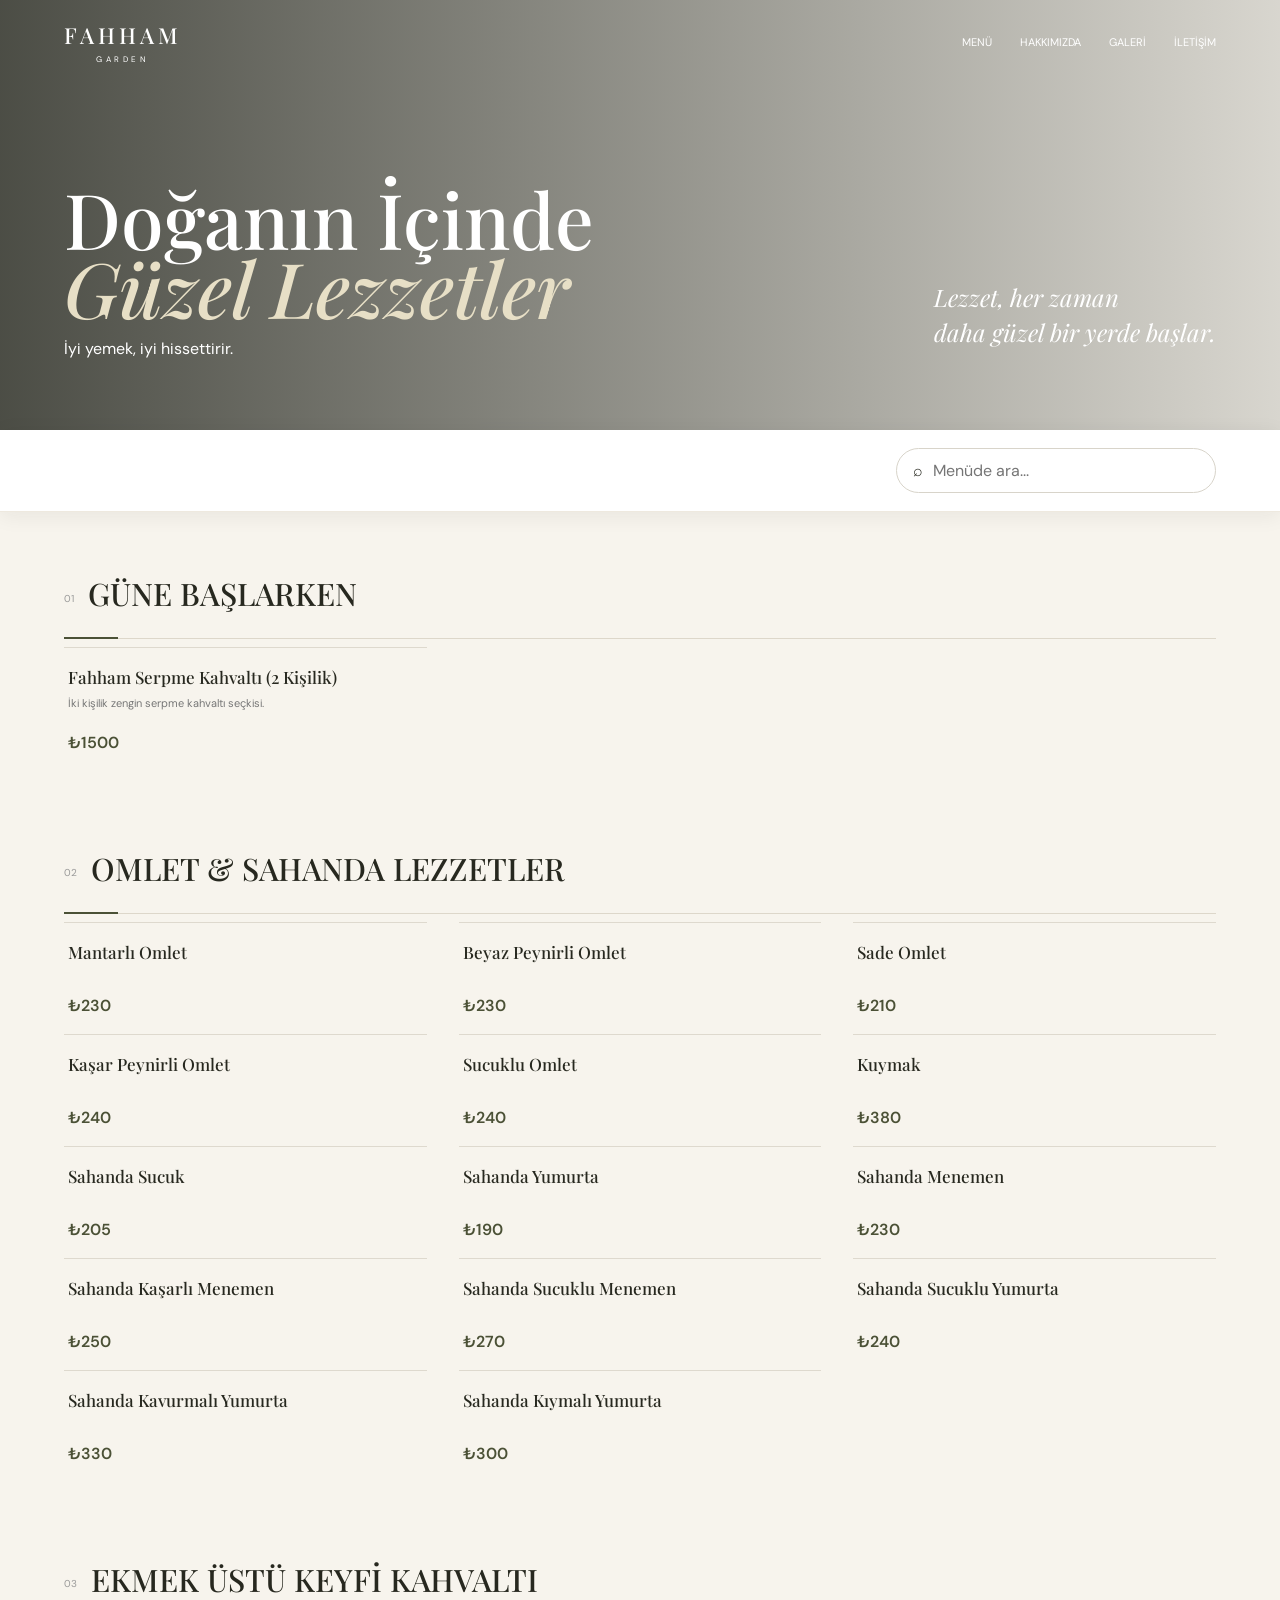
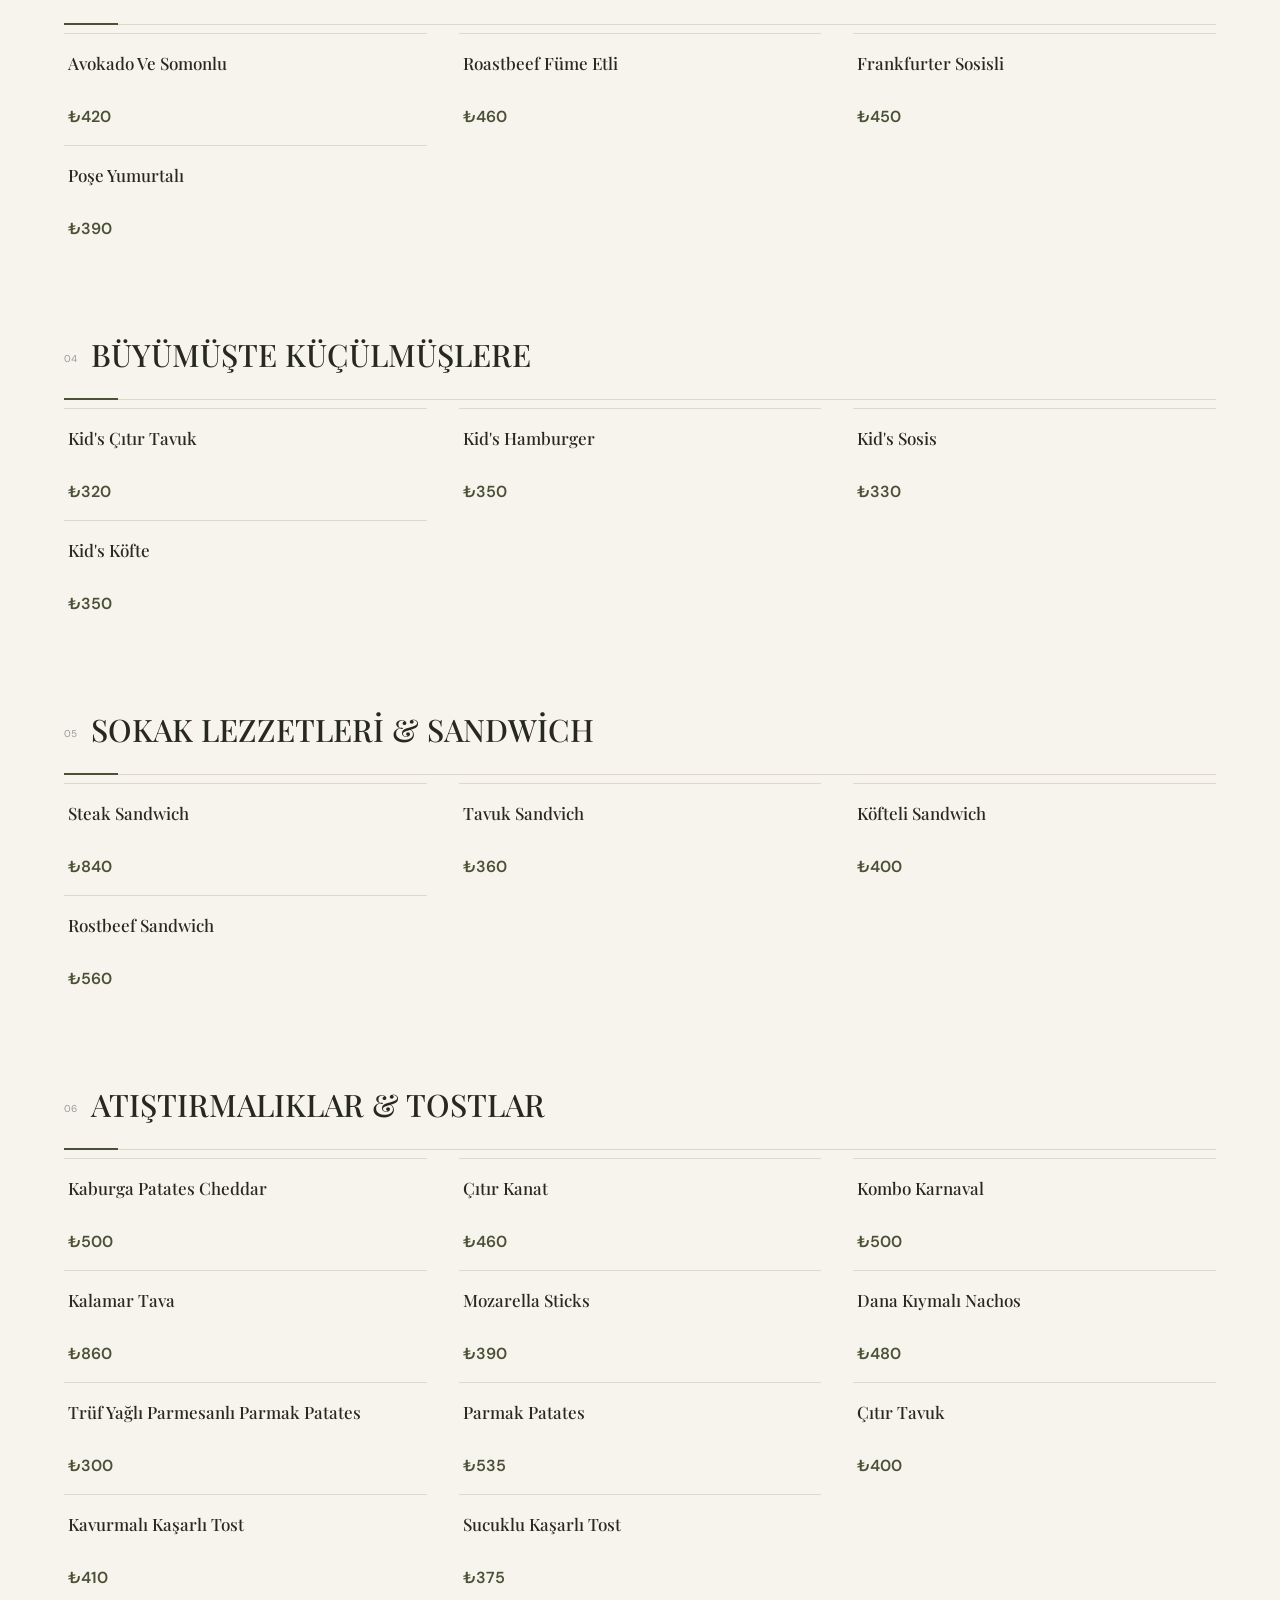
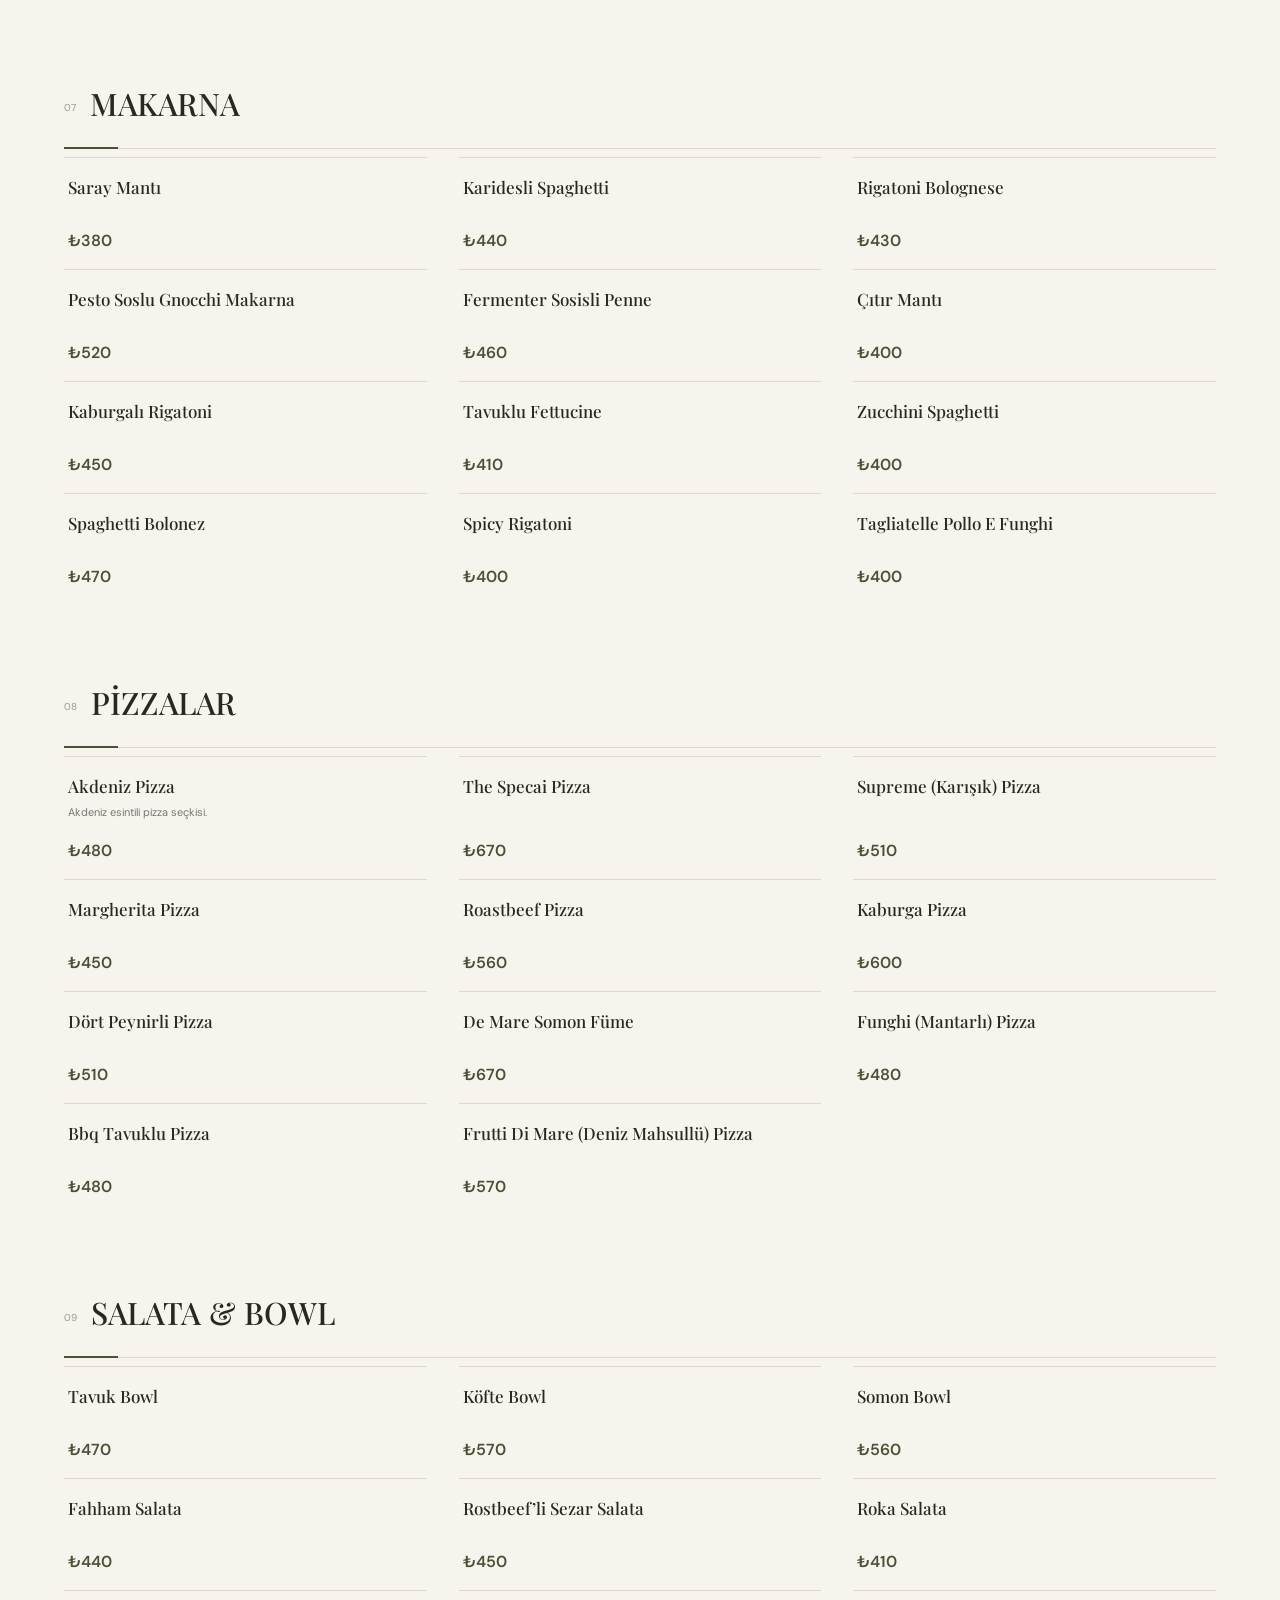
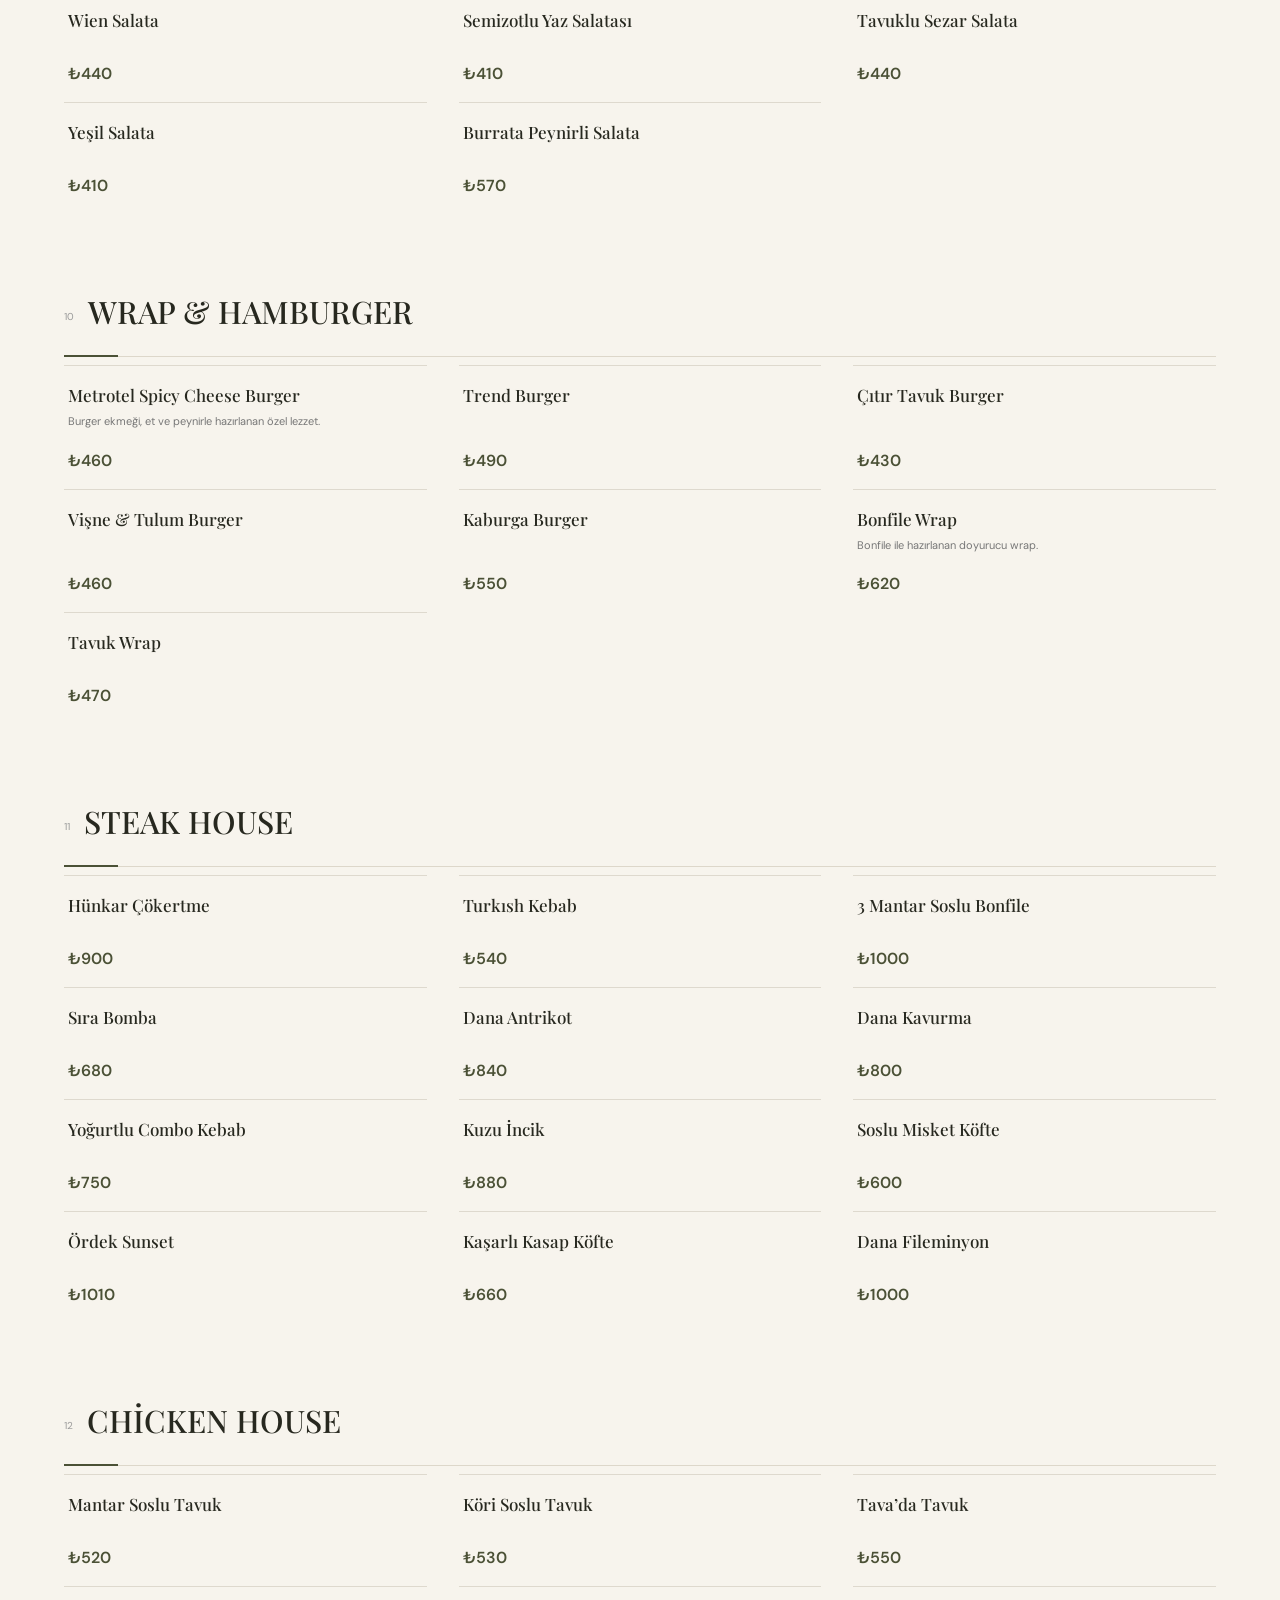
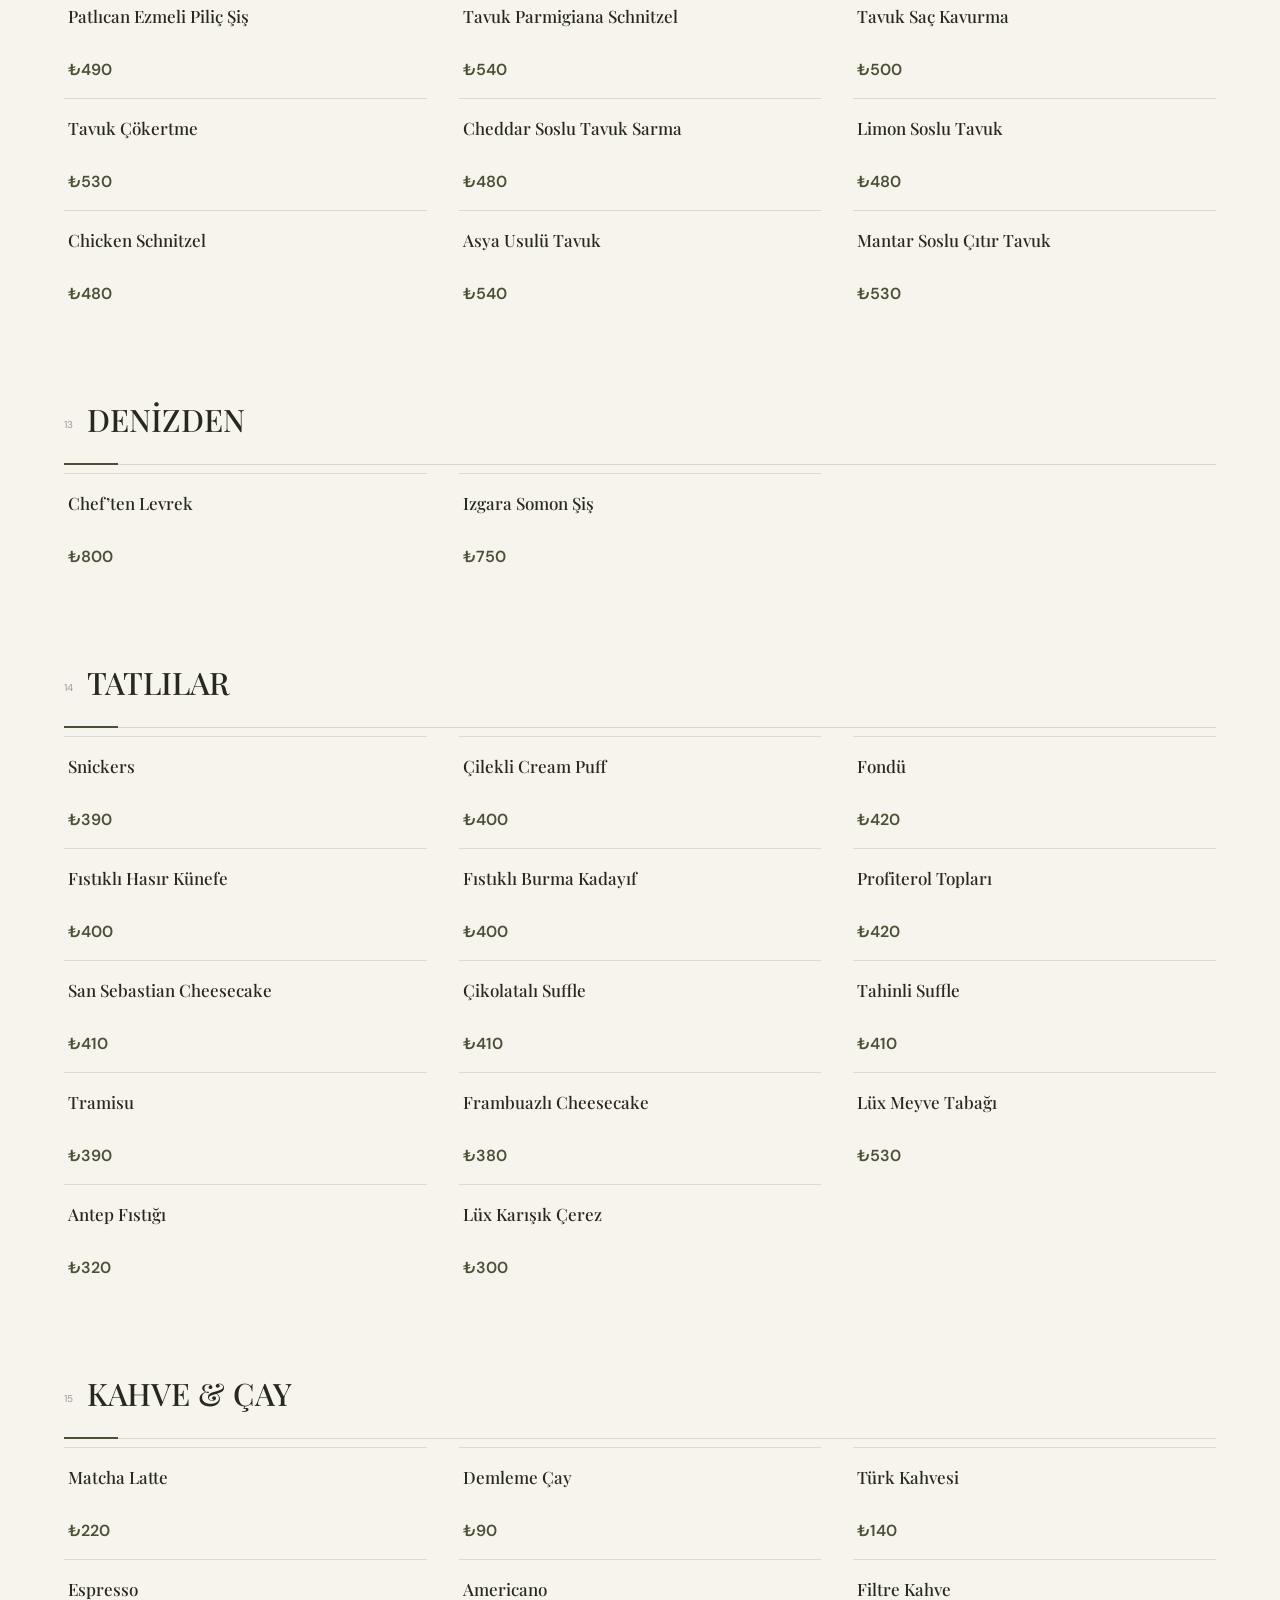
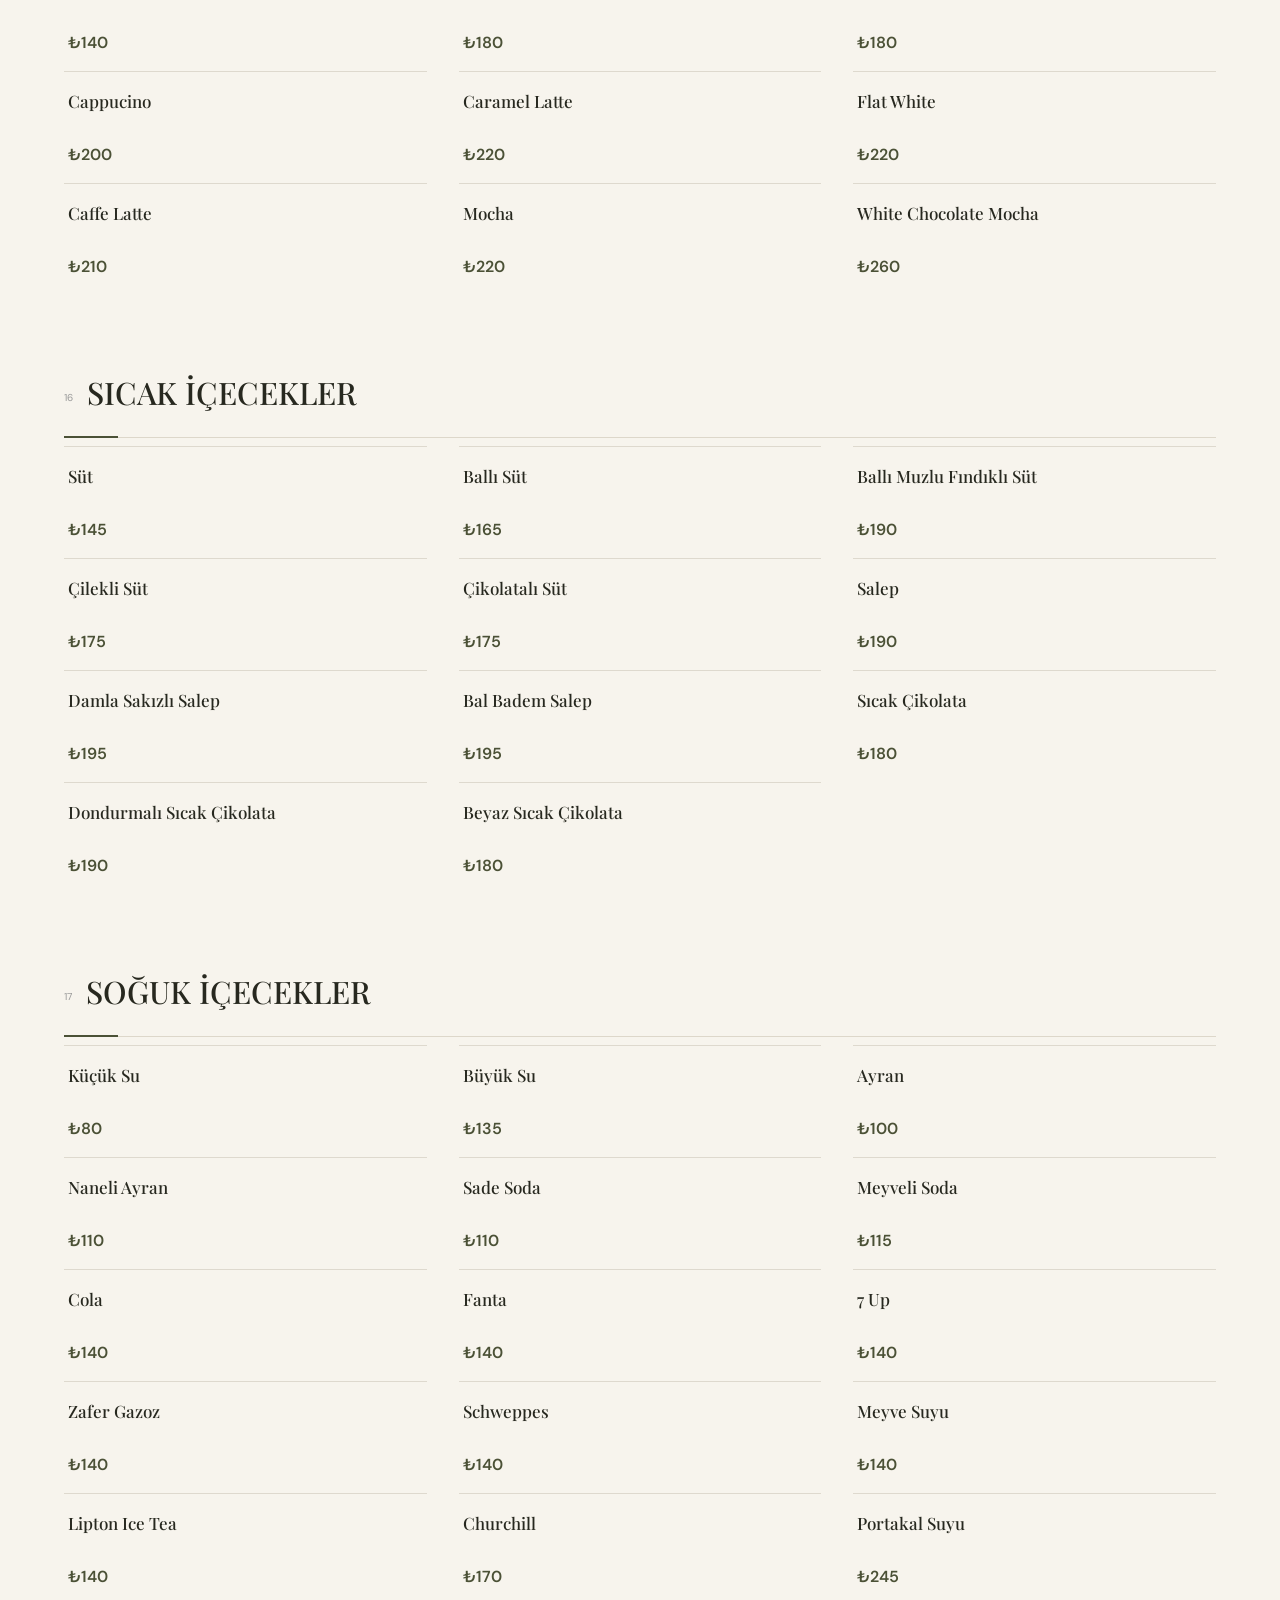
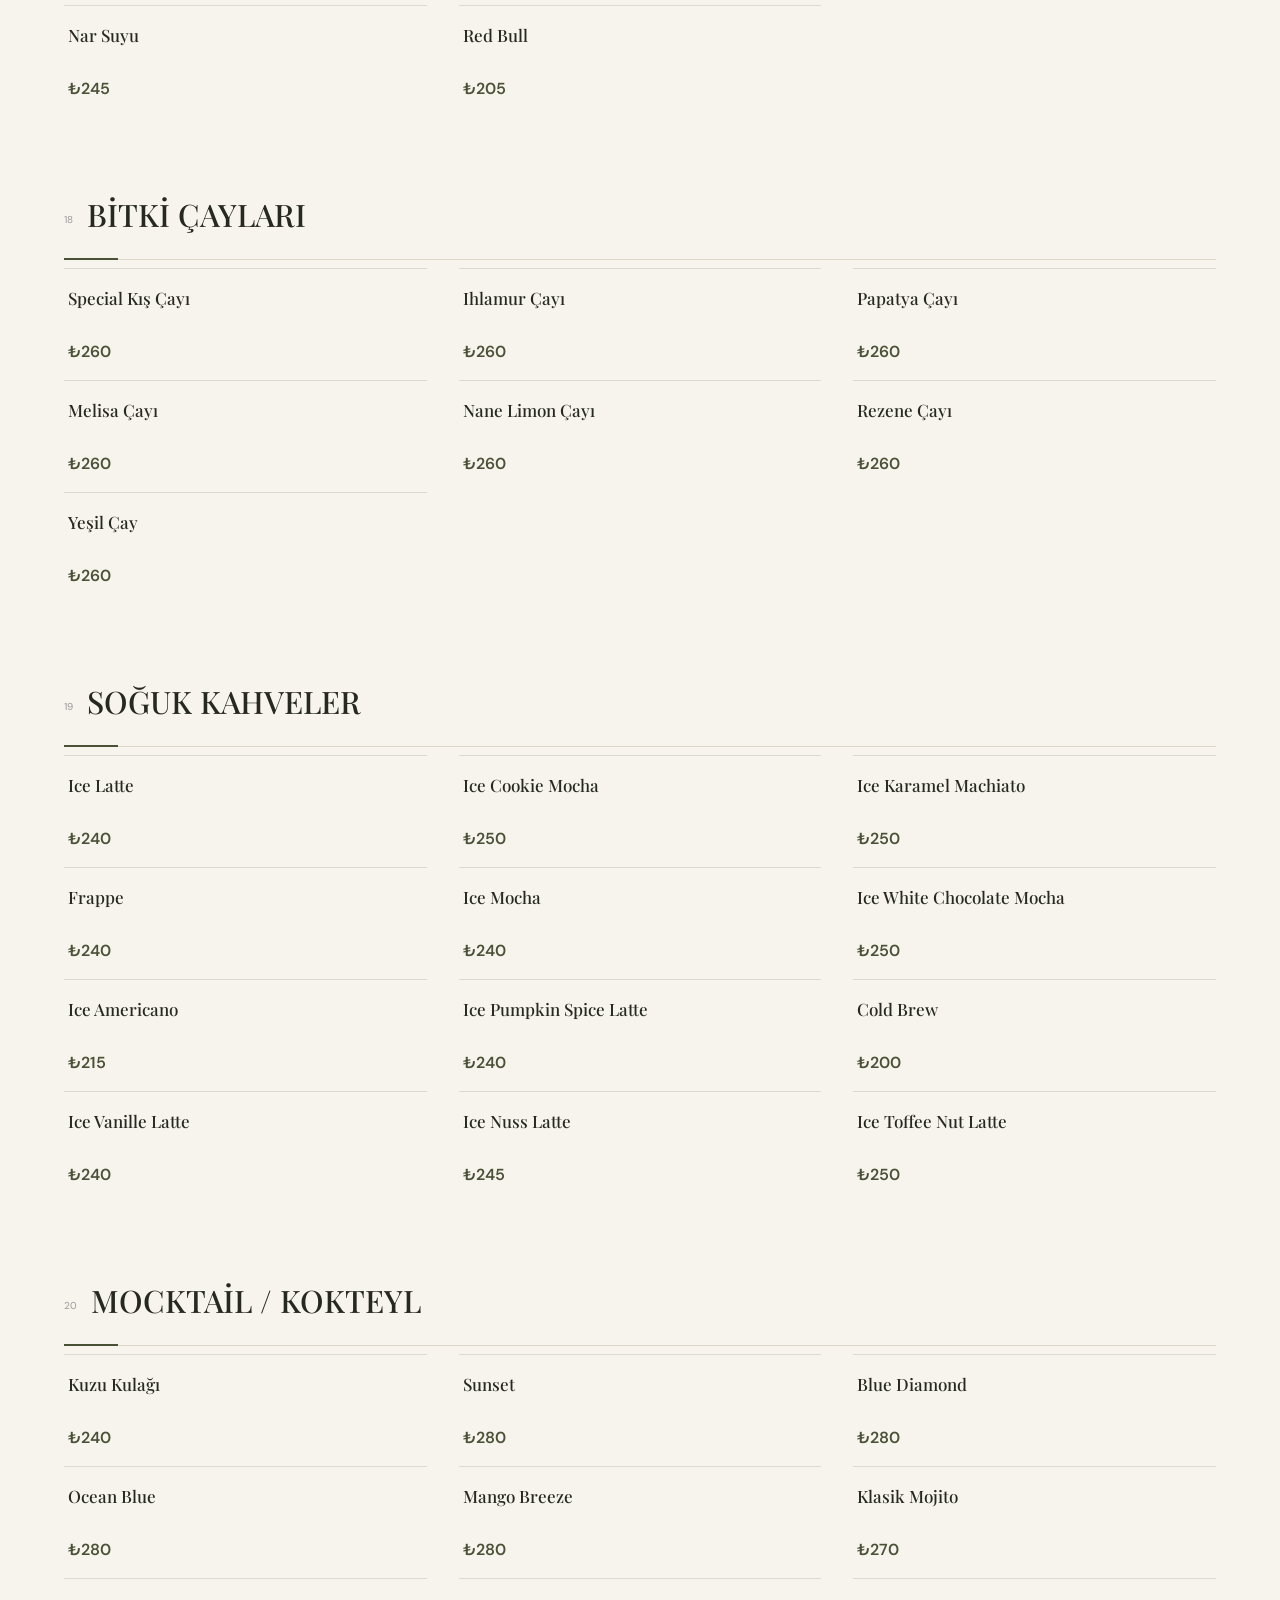
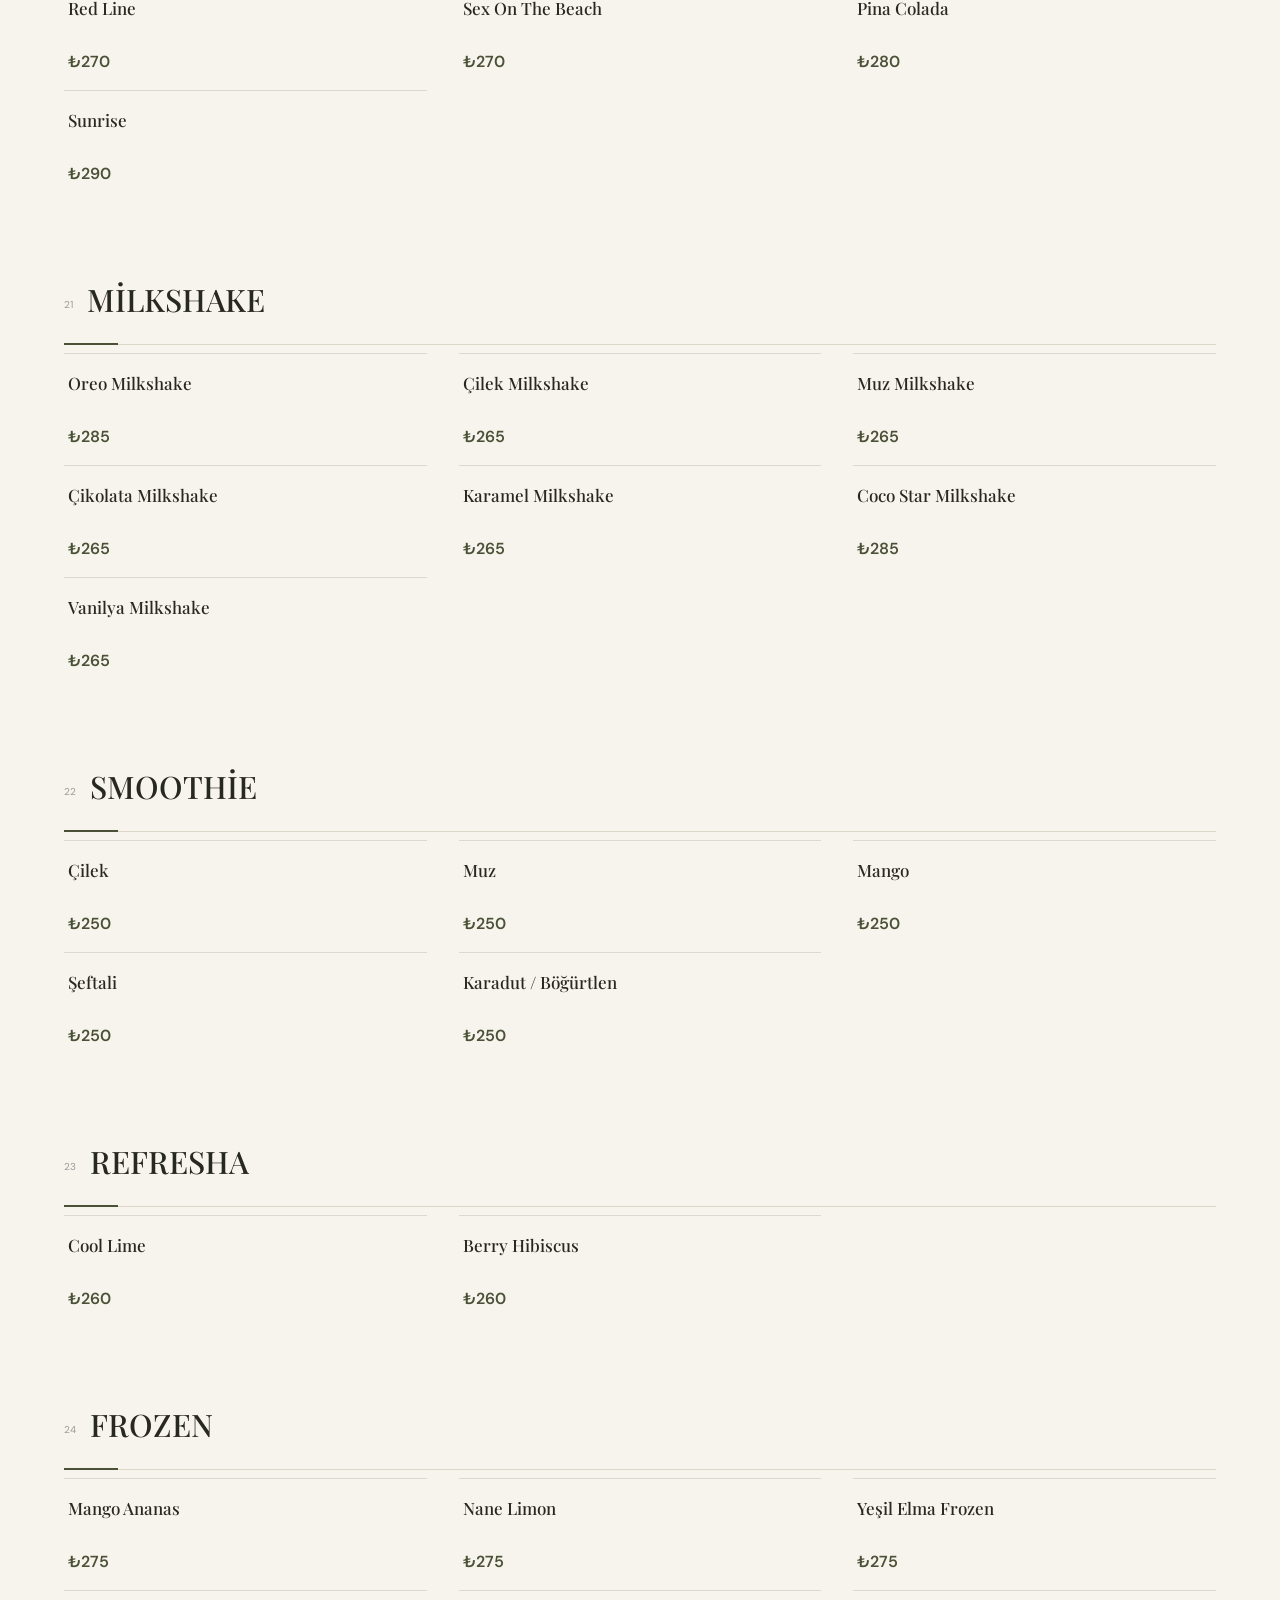
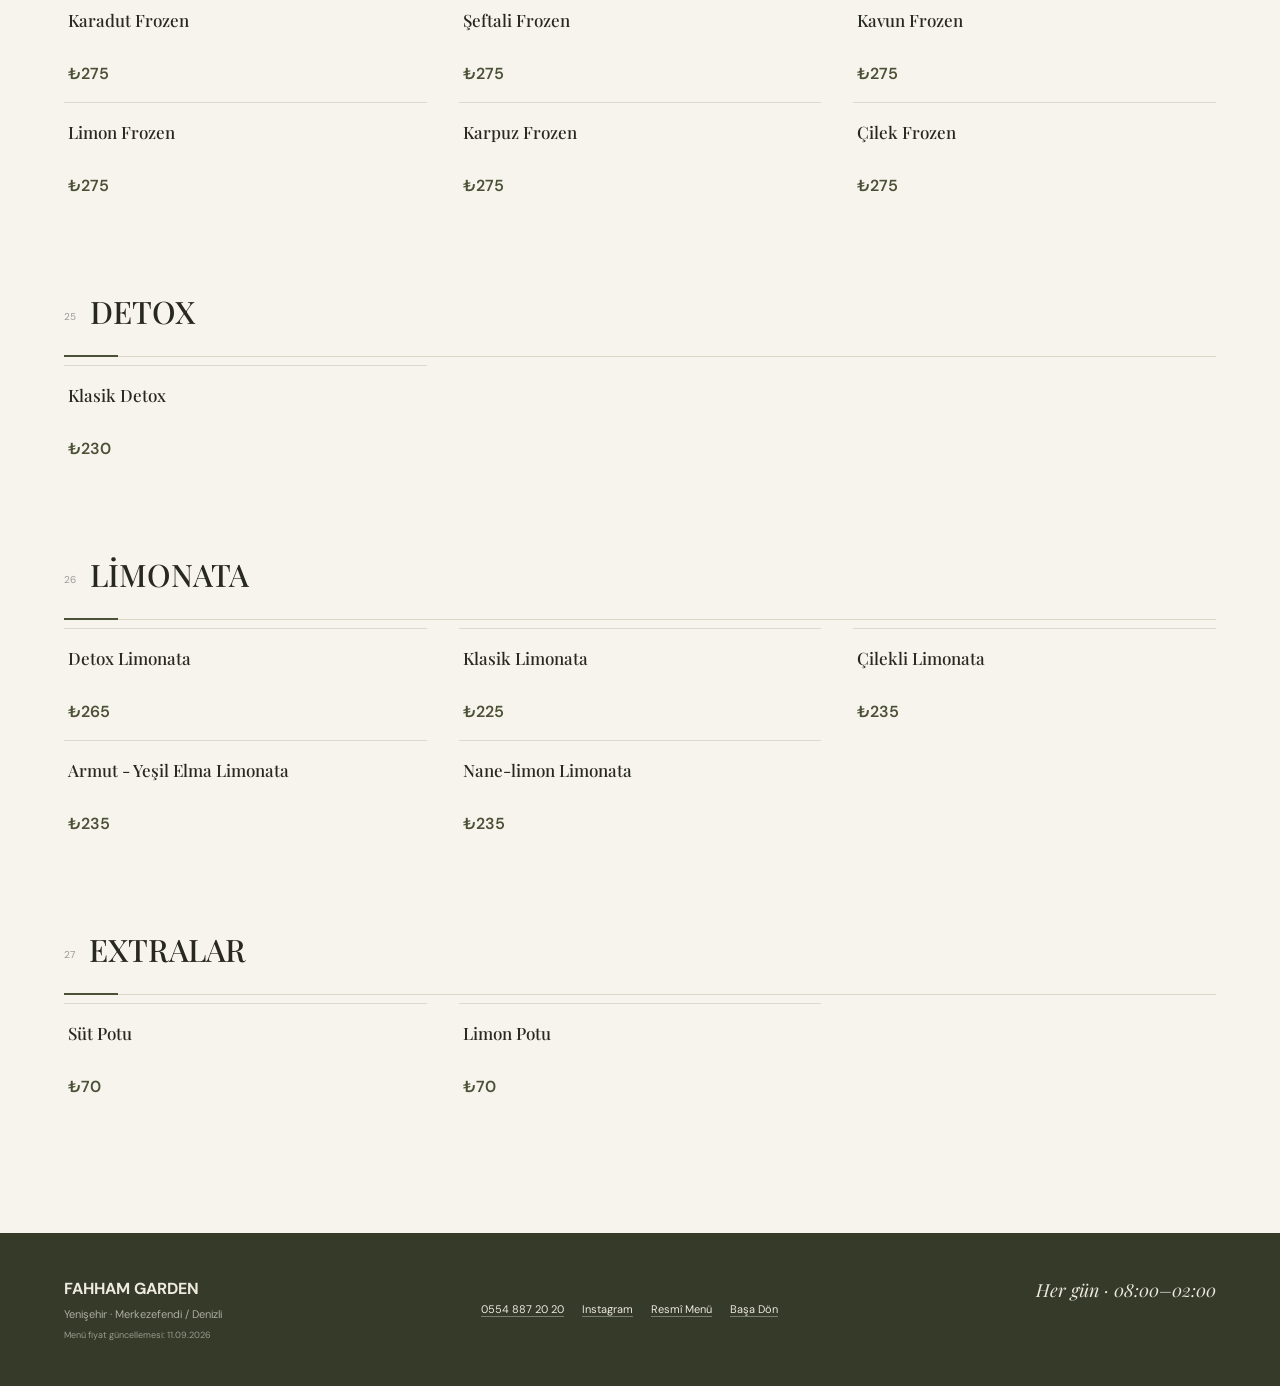
<file: demos/fahham-garden/menu.html>
<!doctype html><html lang="tr"><head><meta charset="utf-8"><meta name="viewport" content="width=device-width,initial-scale=1"><title>Fahham Garden | QR Menü</title><meta name="description" content="Fahham Garden güncel QR menüsü. Yiyecek ve içecek kategorilerini inceleyin."><meta name="theme-color" content="#353a29"><meta name="robots" content="index,follow"><meta property="og:type" content="website"><meta property="og:url" content="https://bozdemiryazilim.github.io/Website-Factory/demos/fahham-garden/menu.html"><meta property="og:title" content="Fahham Garden | QR Menü"><meta property="og:description" content="Fahham Garden yiyecek ve içecek menüsü."><link rel="preconnect" href="https://fonts.googleapis.com"><link rel="preconnect" href="https://fonts.gstatic.com" crossorigin><link href="https://fonts.googleapis.com/css2?family=DM+Sans:wght@400;500;600&family=Playfair+Display:ital,wght@0,500;1,500&display=swap" rel="stylesheet"><link rel="stylesheet" href="menu-v2.css"></head><body>
<header><a href="index.html" class="logo">FAHHAM<small>GARDEN</small></a><nav><a href="#menu">MENÜ</a><a href="index.html#about">HAKKIMIZDA</a><a href="index.html#gallery">GALERİ</a><a href="index.html#contact">İLETİŞİM</a></nav></header>
<section class="hero"><div><h1>Doğanın İçinde<br><em>Güzel Lezzetler</em></h1><p>İyi yemek, iyi hissettirir.</p></div><i>Lezzet, her zaman<br>daha güzel bir yerde başlar.</i></section>
<main id="menu"><div class="toolbar"><label class="search-box"><span aria-hidden="true">⌕</span><input id="search" type="search" aria-label="Menüde ara" autocomplete="off" placeholder="Menüde ara..."></label></div><div id="menuList"></div><div id="emptyState" class="empty-state" hidden>Aramanızla eşleşen ürün bulunamadı.</div></main>
<footer id="contact"><div><b>FAHHAM GARDEN</b><p>Yenişehir · Merkezefendi / Denizli</p><small>Menü fiyat güncellemesi: 11.09.2026</small></div><div class="footer-links"><a href="tel:+905548872020">0554 887 20 20</a><a href="https://www.instagram.com/fahhamdenizli/" target="_blank" rel="noopener">Instagram</a><a href="https://fahhamgarden.com/" target="_blank" rel="noopener">Resmî Menü</a><a href="#menu">Başa Dön</a></div><span>Her gün · 08:00–02:00</span></footer><script src="script.js"></script></body></html>
</file>
<file: demos/doktor-oto/styles.css>
*{box-sizing:border-box}html{scroll-behavior:smooth}body{margin:0;background:#0b0d0f;color:#f3f3ee;font-family:Manrope,sans-serif;overflow-x:hidden}.noise{position:fixed;inset:0;pointer-events:none;z-index:99;opacity:.035;background-image:url("data:image/svg+xml,%3Csvg viewBox='0 0 180 180' xmlns='http://www.w3.org/2000/svg'%3E%3Cfilter id='n'%3E%3CfeTurbulence type='fractalNoise' baseFrequency='.9' numOctaves='3'/%3E%3C/filter%3E%3Crect width='100%25' height='100%25' filter='url(%23n)'/%3E%3C/svg%3E")}header{height:86px;padding:0 5vw;display:flex;align-items:center;justify-content:space-between;position:absolute;top:0;width:100%;z-index:10;border-bottom:1px solid #ffffff18}.brand{font:700 22px Oswald;text-decoration:none;color:#fff;letter-spacing:.06em}.brand span{color:#ff4d00}.brand{white-space:nowrap}nav{display:flex;gap:34px}nav a,.header-cta{color:#fff;text-decoration:none;font-size:11px;letter-spacing:.12em;text-transform:uppercase}.header-cta{border:1px solid #ffffff50;padding:12px 18px}.menu{display:none}.hero{min-height:100vh;padding:170px 7vw 70px;position:relative;display:flex;align-items:center;overflow:hidden}.hero-bg{position:absolute;inset:0;background:radial-gradient(circle at 75% 45%,#28313b 0,#11161b 25%,#080a0d 68%)}.hero-grid{position:absolute;inset:0;background-image:linear-gradient(#ffffff08 1px,transparent 1px),linear-gradient(90deg,#ffffff08 1px,transparent 1px);background-size:70px 70px;mask-image:linear-gradient(to bottom,black,transparent 80%)}.hero-copy{position:relative;z-index:2;max-width:850px}.kicker,.section-head>span,.why-card>span,.emergency>span{font-size:10px;letter-spacing:.28em;color:#ff6a2a}.hero h1,.section-head h2,.why h2,.emergency h2{font:600 clamp(72px,10vw,150px)/.82 Oswald;margin:22px 0;letter-spacing:-.04em;text-transform:uppercase}.hero h1 em,.section-head h2 em,.why h2 em,.emergency h2 em{font-style:normal;color:#ff4d00}.hero-copy>p{max-width:580px;color:#b9bec3;line-height:1.7;font-size:16px}.hero-actions{display:flex;gap:16px;margin-top:36px}.btn{padding:17px 22px;text-decoration:none;font-size:11px;font-weight:700;letter-spacing:.1em}.primary{background:#ff4d00;color:#fff}.primary span{margin-left:32px}.ghost{border:1px solid #ffffff45;color:#fff}.hero-stat{position:absolute;right:7vw;bottom:70px;display:flex;align-items:center;gap:15px;z-index:2}.hero-stat strong{font:600 54px Oswald}.hero-stat span{color:#ff4d00;letter-spacing:4px}.hero-stat small{color:#9fa5aa;max-width:100px}.hero-mark{position:absolute;right:-6vw;top:20%;font:700 18vw/.8 Oswald;color:#ffffff03;z-index:1;letter-spacing:-.06em}.ticker{overflow:hidden;background:#ff4d00;color:white;padding:15px 0;white-space:nowrap}.ticker div{font:600 14px Oswald;letter-spacing:.22em;width:max-content;animation:move 22s linear infinite}@keyframes move{to{transform:translateX(-50%)}}.services,.reviews,.contact,.process{padding:120px 7vw}.section-head{display:flex;justify-content:space-between;align-items:flex-start;margin-bottom:70px}.section-head h2{font-size:clamp(54px,7vw,100px);text-align:right;margin:0}.service-grid{border-top:1px solid #ffffff1d}.service-grid article{display:grid;grid-template-columns:80px 1fr 1fr;gap:20px;padding:36px 0;border-bottom:1px solid #ffffff1d;transition:.3s}.service-grid article:hover{padding-left:20px;background:#ffffff05}.service-grid span{color:#ff4d00}.service-grid h3{font:500 30px Oswald;margin:0}.service-grid p{color:#90969c;margin:0;max-width:500px}.why{background:#f0eee8;color:#111;padding:130px 7vw}.why-card{max-width:1050px}.why h2{font-size:clamp(64px,8vw,116px)}.why-card p{max-width:600px;line-height:1.7;color:#494949}.why-stats{margin-top:100px;display:grid;grid-template-columns:repeat(3,1fr);border-top:1px solid #1113}.why-stats div{padding-top:34px;display:flex;flex-direction:column}.why-stats strong{font:600 72px Oswald;color:#ff4d00}.why-stats span{font-size:11px;text-transform:uppercase;letter-spacing:.1em}.process{background:#111418}.steps{display:grid;grid-template-columns:repeat(4,1fr);gap:1px;background:#ffffff1c}.steps div{padding:34px;background:#111418;min-height:240px}.steps b{color:#ff4d00}.steps h3{font:500 30px Oswald;margin:50px 0 10px}.steps p{color:#8f959b;line-height:1.6}.emergency{padding:130px 7vw;background:#ff4d00;color:#fff}.emergency>span{color:#fff8}.emergency h2{font-size:clamp(70px,9vw,130px)}.emergency h2 em{color:#161616}.emergency a{display:flex;justify-content:space-between;color:#fff;text-decoration:none;border-top:2px solid #fff;border-bottom:2px solid #fff;padding:20px 0;font:600 clamp(40px,6vw,82px) Oswald}.reviews{background:#0b0d0f}.review-grid{display:grid;grid-template-columns:repeat(3,1fr);gap:14px}.review-grid blockquote{margin:0;background:#14181c;padding:38px;min-height:320px;display:flex;flex-direction:column;justify-content:space-between}.review-grid blockquote span{color:#ff4d00;letter-spacing:4px}.review-grid blockquote p{font:400 24px/1.4 Oswald}.review-grid cite{font-style:normal;color:#8f959b;font-size:11px}.contact{background:#f0eee8;color:#111}.contact .section-head h2{color:#111}.contact-grid{display:grid;grid-template-columns:2fr 1fr 1fr;gap:35px;border-top:1px solid #1112;padding-top:30px;margin-bottom:70px}.contact-grid small{color:#777}.contact-grid a{color:#111}.contact-actions{display:grid;grid-template-columns:1fr 1fr;gap:12px}.contact-actions a{display:flex;justify-content:space-between;background:#111;color:#fff;text-decoration:none;padding:24px;font:600 25px Oswald}.contact-actions a:last-child{background:#25d366;color:#071b0d}footer{padding:28px 5vw;background:#090a0c;color:#777;display:flex;justify-content:space-between;font-size:10px}.reveal{opacity:0;transform:translateY(35px);transition:.8s cubic-bezier(.2,.7,.2,1)}.reveal.on{opacity:1;transform:none}@media(max-width:760px){header{height:72px}.menu{display:block;background:none;border:0;color:#fff;font-size:22px}.header-cta{display:none}nav{display:none;position:fixed;top:72px;left:0;right:0;background:#0b0d0f;padding:28px;flex-direction:column}nav.open{display:flex}.hero{padding:130px 6vw 70px;align-items:flex-start}.hero h1{font-size:18vw}.hero-copy>p{max-width:90%}.hero-stat{left:6vw;right:auto;bottom:35px}.hero-mark{right:-30vw;top:32%;font-size:75vw}.hero-actions{flex-wrap:wrap}.section-head{display:block}.section-head h2{text-align:left;margin-top:22px}.service-grid article{grid-template-columns:45px 1fr}.service-grid p{grid-column:2}.why-stats,.steps,.review-grid,.contact-grid,.contact-actions{grid-template-columns:1fr}.why-stats{gap:25px}.steps{gap:1px}.emergency a{font-size:10vw}footer{gap:10px;flex-wrap:wrap}}.hero-badge{position:absolute;right:7vw;top:130px;z-index:2;border:1px solid #ffffff25;padding:14px 16px;display:flex;gap:14px;align-items:center;background:#0b0d0fcc;backdrop-filter:blur(10px)}.hero-badge b{font:600 13px Oswald;color:#71d77c;letter-spacing:.12em}.hero-badge span{font-size:9px;line-height:1.5;color:#9da3a8;letter-spacing:.06em}.alt-phones{font-size:10px;color:#777;line-height:1.8}.mobile-actions{display:none}@media(max-width:760px){body{padding-bottom:58px}.hero-badge{right:6vw;top:86px;padding:9px 10px}.hero-badge span{display:none}.mobile-actions{position:fixed;left:0;right:0;bottom:0;z-index:90;display:grid;grid-template-columns:1fr 1fr;height:58px}.mobile-actions a{display:grid;place-items:center;text-decoration:none;font:700 12px Manrope;letter-spacing:.12em;background:#ff4d00;color:#fff}.mobile-actions a:last-child{background:#25d366;color:#071b0d}.hero-stat{bottom:80px}.services,.reviews,.contact,.process,.why,.emergency{padding-left:6vw;padding-right:6vw}}
</file>
<file: demos/fahham-garden/styles.css>
*{box-sizing:border-box}html{scroll-behavior:smooth}body{margin:0;background:#161812;color:#f2eee4;font-family:"DM Sans",sans-serif}.noise{position:fixed;inset:0;pointer-events:none;z-index:20;opacity:.035;background-image:url("data:image/svg+xml,%3Csvg viewBox='0 0 180 180' xmlns='http://www.w3.org/2000/svg'%3E%3Cfilter id='n'%3E%3CfeTurbulence type='fractalNoise' baseFrequency='.9' numOctaves='3' stitchTiles='stitch'/%3E%3C/filter%3E%3Crect width='100%25' height='100%25' filter='url(%23n)' opacity='.9'/%3E%3C/svg%3E")}.nav{position:absolute;z-index:10;top:0;left:0;right:0;display:flex;align-items:center;justify-content:space-between;padding:30px 4vw;border-bottom:1px solid #ffffff2e}.brand{color:#fff;text-decoration:none;font-size:18px;font-weight:600;letter-spacing:.12em}.brand i{font-family:"Playfair Display";font-weight:500;letter-spacing:0}.nav nav{display:flex;gap:32px}.nav nav a,.text-link,.arrow,.back{color:inherit;text-decoration:none;font-size:12px;letter-spacing:.08em}.menu-btn,.pill{padding:12px 22px;border-radius:100px;text-decoration:none;font-size:12px;letter-spacing:.08em}.menu-btn{border:1px solid #ffffff75;color:#fff}.hero{height:100svh;min-height:700px;position:relative;display:flex;align-items:flex-end;padding:9vh 5vw;overflow:hidden}.hero-bg{position:absolute;inset:0;background:url("https://images.unsplash.com/photo-1517248135467-4c7edcad34c4?auto=format&fit=crop&w=2400&q=85") center/cover}.hero-shade{position:absolute;inset:0;background:linear-gradient(90deg,#0b0c08d9 0%,#0b0c0875 45%,#0b0c081c 75%),linear-gradient(0deg,#0b0c08a1,transparent 45%)}.hero-copy{position:relative;z-index:1;max-width:850px}.eyebrow{font-size:11px;letter-spacing:.22em;color:#c5c7ab}.hero h1,.intro h2,.gallery h2,.menu-callout h2,.menu-hero h1{font:500 clamp(56px,8vw,124px)/.88 "Playfair Display";letter-spacing:-.045em;margin:22px 0}.hero h1 em,.intro em,.gallery em,.split-copy em,.menu-hero em{font-weight:500;color:#c9cbb2}.hero-copy p{font-size:16px;line-height:1.6;max-width:480px;color:#deded4}.hero-actions{display:flex;gap:26px;align-items:center;margin-top:34px}.pill.light{background:#edeadf;color:#1a1c15}.hero-index{position:absolute;right:4vw;bottom:8vh;z-index:2;display:flex;align-items:center;gap:12px;font-size:10px;letter-spacing:.12em}.hero-index span{width:90px;height:1px;background:#ffffff75}.intro{padding:150px 8vw;display:grid;grid-template-columns:1fr 2fr;gap:30px;border-bottom:1px solid #ffffff17}.intro h2{font-size:clamp(48px,6.5vw,95px);margin:0}.intro p{grid-column:2;max-width:600px;color:#aaa99d;font-size:16px;line-height:1.8}.split{min-height:850px;display:grid;grid-template-columns:1.15fr .85fr;background:#ddd8cb;color:#191a15}.split.reverse{direction:rtl;background:#25291e;color:#f2eee4}.split.reverse>*{direction:ltr}.photo{background-size:cover;background-position:center}.p1{background-image:url("https://images.unsplash.com/photo-1547592180-85f173990554?auto=format&fit=crop&w=1600&q=85")}.p2{background-image:url("https://images.unsplash.com/photo-1514933651103-005eec06c04b?auto=format&fit=crop&w=1600&q=85")}.p3{background-image:url("https://images.unsplash.com/photo-1504674900247-0877df9cc836?auto=format&fit=crop&w=1200&q=85")}.p4{background-image:url("https://images.unsplash.com/photo-1414235077428-338989a2e8c0?auto=format&fit=crop&w=1200&q=85")}.p5{background-image:url("https://images.unsplash.com/photo-1495474472287-4d71bcdd2085?auto=format&fit=crop&w=1200&q=85")}.split-copy{padding:12vw 7vw;display:flex;flex-direction:column;justify-content:center}.count{font-size:10px;letter-spacing:.2em;opacity:.6}.split-copy h3{font:500 clamp(48px,6vw,90px)/.95 "Playfair Display";margin:25px 0}.split-copy p{max-width:440px;line-height:1.8;opacity:.65}.arrow{margin-top:50px;color:inherit;border-bottom:1px solid currentColor;padding-bottom:12px;display:flex;justify-content:space-between}.marquee{overflow:hidden;white-space:nowrap;padding:25px 0;border-block:1px solid #ffffff16}.marquee div{font:italic 32px "Playfair Display";animation:move 24s linear infinite}@keyframes move{to{transform:translateX(-50%)}}.gallery{padding:140px 5vw}.gallery-head{display:flex;justify-content:space-between;align-items:flex-end}.gallery h2{font-size:clamp(50px,7vw,105px);margin:12px 0 60px}.grid{height:650px;display:grid;grid-template-columns:1.2fr .8fr .8fr;gap:16px}.grid .photo:nth-child(2){margin-top:90px}.grid .photo:nth-child(3){margin-bottom:90px}.menu-callout{margin:0 5vw 120px;border-radius:2px;padding:70px;background:#d4d0ad;color:#161812;display:flex;align-items:center;justify-content:space-between}.menu-callout h2{font-size:clamp(56px,7vw,100px);margin:10px 0}.menu-callout p{opacity:.65}.circle-link{width:150px;height:150px;border:1px solid #161812;border-radius:50%;display:grid;place-content:center;text-align:center;color:inherit;text-decoration:none;transition:.3s}.circle-link:hover{background:#161812;color:#eee9dc;transform:rotate(8deg)}footer{padding:80px 5vw 35px;border-top:1px solid #ffffff1e;display:grid;grid-template-columns:2fr repeat(3,1fr);gap:35px}.brand.big{font-size:28px}.footline{grid-column:1/-1;border-top:1px solid #ffffff15;margin-top:50px;padding-top:20px;font-size:10px;opacity:.45}footer small{opacity:.5;font-size:9px;letter-spacing:.18em}footer p{font-size:13px;line-height:1.6}.reveal{opacity:0;transform:translateY(35px);transition:opacity .9s ease,transform .9s ease}.reveal.in{opacity:1;transform:none}
/* menu */.menu-page{background:#ece8dc;color:#1b1d16;min-height:100vh}.menu-top{display:flex;justify-content:space-between;align-items:center;padding:26px 5vw;border-bottom:1px solid #1b1d1624}.menu-top .brand,.menu-top .back{color:#1b1d16}.menu-hero{padding:80px 5vw 35px}.menu-hero .eyebrow{color:#686b58}.menu-hero h1{font-size:clamp(58px,8vw,105px);margin:18px 0 35px}.search{max-width:600px;border-bottom:1px solid #1b1d16;display:flex;align-items:center}.search input{width:100%;border:0;background:transparent;padding:16px 0;font:16px inherit;outline:0}.search span{font-size:25px}.demo-note{font-size:10px;opacity:.5;margin-top:15px}.categories{position:sticky;top:0;z-index:9;background:#ece8dcee;backdrop-filter:blur(12px);padding:15px 5vw;display:flex;gap:10px;overflow:auto;border-block:1px solid #1b1d1617}.categories button{border:1px solid #1b1d1635;background:transparent;border-radius:100px;padding:10px 17px;white-space:nowrap;font:11px inherit;cursor:pointer}.categories button.active{background:#1b1d16;color:#ece8dc}.menu-list{padding:20px 5vw 100px;max-width:1000px}.menu-category{padding:55px 0;border-bottom:1px solid #1b1d1625}.cat-title{display:flex;gap:20px;align-items:baseline;margin-bottom:22px}.cat-title span{font-size:10px;opacity:.5}.cat-title h2{font:500 45px "Playfair Display";margin:0}.menu-item{display:flex;justify-content:space-between;gap:30px;padding:20px 0;border-bottom:1px solid #1b1d1614}.menu-item:last-child{border:0}.menu-item h3{font-size:16px;margin:0 0 7px}.menu-item p{margin:0;font-size:12px;opacity:.55}.menu-item b{font-weight:500}.menu-footer{background:#1b1d16;color:#ece8dc;padding:45px 5vw;display:flex;justify-content:space-between}.menu-footer a{color:inherit;text-decoration:none;font-size:12px}
@media(max-width:780px){.nav{padding:22px 5vw}.nav nav{display:none}.brand{font-size:15px}.hero{padding-bottom:10vh}.hero h1{font-size:58px}.hero-index{display:none}.intro{padding:100px 6vw;display:block}.intro h2{font-size:52px;margin:20px 0}.split,.split.reverse{display:flex;flex-direction:column;min-height:0}.split .photo{height:70vh;min-height:540px}.split-copy{padding:80px 7vw}.split-copy h3{font-size:54px}.grid{height:auto;grid-template-columns:1fr}.grid .photo{height:55vh;margin:0!important}.gallery{padding:100px 5vw}.menu-callout{padding:45px 30px;margin-bottom:70px}.circle-link{width:105px;height:105px;flex:none}.menu-callout h2{font-size:48px}footer{grid-template-columns:1fr 1fr}.brand.big{grid-column:1/-1}.menu-top{padding:20px 5vw}.menu-hero{padding-top:55px}.menu-hero h1{font-size:60px}.menu-list{padding-bottom:60px}.menu-footer{flex-direction:column;gap:15px}}
.menu-thumb{width:92px;height:92px;object-fit:cover;border-radius:12px;flex:none}.menu-item{align-items:center}.menu-item>div{flex:1}@media(max-width:600px){.menu-thumb{width:78px;height:78px}.menu-item{gap:14px}}
/* Fahham Garden final QR menu */
.menu-page{background:#f6f3eb;color:#24261e}.garden-menu-head{position:absolute;z-index:5;inset:0 0 auto;display:flex;align-items:center;justify-content:space-between;padding:28px 5vw;color:#fff}.garden-menu-head nav{display:flex;gap:28px}.garden-menu-head nav a{color:#fff;text-decoration:none;font-size:11px;letter-spacing:.1em}.garden-hero{min-height:430px;padding:150px 6vw 70px;display:flex;align-items:end;color:#fff;background:linear-gradient(90deg,#11150dc7,#11150d32),url("https://images.unsplash.com/photo-1414235077428-338989a2e8c0?auto=format&fit=crop&w=2200&q=88") center/cover}.garden-hero h1{font:500 clamp(48px,6vw,86px)/.95 "Playfair Display";margin:16px 0}.garden-hero h1 em{color:#e6e0c8}.garden-hero p{opacity:.85}.garden-menu-tools{background:#fff;padding:26px 5vw 0}.garden-menu-tools .search{margin-left:auto;max-width:320px;border:1px solid #292c2230;border-radius:30px;padding:0 18px}.garden-menu-tools .search input{padding:12px 0}.garden-menu-tools .categories{position:static;background:transparent;border:0;padding:24px 0 18px;justify-content:flex-start}.garden-menu-tools .categories button{background:#f6f3eb}.garden-menu-tools .categories button.active{background:#4b5136;color:#fff}.garden-grid{max-width:none;padding:20px 5vw 90px}.garden-grid .menu-category{padding:48px 0}.garden-grid .cat-title h2{font-size:34px;text-transform:uppercase}.garden-grid .menu-category{display:grid;grid-template-columns:repeat(5,minmax(0,1fr));gap:18px}.garden-grid .cat-title{grid-column:1/-1}.garden-grid .menu-item{display:flex;position:relative;flex-direction:column;align-items:stretch;gap:10px;background:#fff;padding:0 0 18px;border:1px solid #25271f12;border-radius:7px;overflow:hidden;min-height:130px}.garden-grid .menu-thumb{width:100%;height:150px;border-radius:0}.garden-grid .menu-item>div{padding:0 15px}.garden-grid .menu-item h3{font-family:"Playfair Display";font-size:15px}.garden-grid .menu-item b{padding:0 15px}.garden-grid .menu-item:not(:has(.menu-thumb)){padding-top:18px}.menu-footer{background:#353a29}.menu-footer span:last-child{font-family:"Playfair Display";font-style:italic}@media(max-width:1000px){.garden-grid .menu-category{grid-template-columns:repeat(3,1fr)}}@media(max-width:650px){.garden-menu-head nav{display:none}.garden-hero{min-height:360px;padding-top:130px}.garden-menu-tools .search{max-width:none}.garden-grid .menu-category{grid-template-columns:repeat(2,1fr);gap:10px}.garden-grid .cat-title h2{font-size:26px}.garden-grid .menu-thumb{height:120px}.garden-grid .menu-item{min-width:0}.garden-grid .menu-item h3{font-size:14px}.menu-footer{font-size:11px}}

/* hotfix: stable menu cards */
.garden-grid .menu-category{display:grid!important;grid-template-columns:repeat(4,minmax(0,1fr))!important;gap:16px!important}
.garden-grid .menu-category[style*="display: none"]{display:none!important}
.garden-grid .cat-title{grid-column:1/-1!important}
.garden-grid .menu-item{width:auto!important;min-width:0!important;display:flex!important;min-height:112px!important;padding:18px!important;border-radius:12px!important;box-shadow:0 4px 18px #2221!important}
.garden-grid .menu-item>div,.garden-grid .menu-item b{padding:0!important}
@media(max-width:1000px){.garden-grid .menu-category{grid-template-columns:repeat(3,minmax(0,1fr))!important}}
@media(max-width:650px){.garden-grid .menu-category{grid-template-columns:repeat(2,minmax(0,1fr))!important}}
</file>
<file: demos/st-diamond/styles.css>
*{box-sizing:border-box}html{scroll-behavior:smooth}body{margin:0;background:#eee8e1;color:#151310;font-family:"DM Sans",sans-serif;overflow-x:hidden}.grain{position:fixed;inset:0;z-index:99;pointer-events:none;opacity:.045;background-image:url("data:image/svg+xml,%3Csvg viewBox='0 0 180 180' xmlns='http://www.w3.org/2000/svg'%3E%3Cfilter id='n'%3E%3CfeTurbulence type='fractalNoise' baseFrequency='.85' numOctaves='4' stitchTiles='stitch'/%3E%3C/filter%3E%3Crect width='100%25' height='100%25' filter='url(%23n)'/%3E%3C/svg%3E")}.cursor{position:fixed;width:10px;height:10px;border-radius:50%;background:#151310;z-index:100;pointer-events:none;transform:translate(-50%,-50%);transition:width .2s,height .2s;mix-blend-mode:difference}header{height:92px;padding:0 5vw;display:flex;align-items:center;justify-content:space-between;border-bottom:1px solid #15131020;position:absolute;width:100%;z-index:10}.logo{font-size:24px;font-weight:600;color:inherit;text-decoration:none}.logo i{font-family:"Playfair Display";font-weight:500}nav{display:flex;gap:38px}nav a,.text-link{color:inherit;text-decoration:none;font-size:12px;text-transform:uppercase;letter-spacing:.08em}.pill{border:1px solid #151310;border-radius:50px;padding:12px 20px;color:inherit;text-decoration:none;font-size:12px}.menu{display:none;background:none;border:0}.hero{min-height:100vh;padding:180px 7vw 70px;position:relative;display:flex;align-items:center}.hero-copy{position:relative;z-index:3}.eyebrow,.section-head>span,.experience-copy>span,.contact>span{font-size:10px;letter-spacing:.22em;margin-bottom:28px}.hero h1,.section-head h2,.experience h2,.contact h2{font-family:"Playfair Display";font-size:clamp(70px,9.6vw,145px);font-weight:500;line-height:.82;letter-spacing:-.055em;margin:0}.hero h1 span{display:inline-block}.hero h1 em,h2 em{font-weight:500;color:#9a745c}.hero-copy>p{max-width:420px;font-size:16px;line-height:1.65;margin:36px 0}.hero-actions{display:flex;align-items:center;gap:30px}.cta{background:#151310;color:#fff;padding:18px 24px;text-decoration:none}.cta span{margin-left:32px}.visual{position:absolute;width:min(42vw,620px);aspect-ratio:1;right:3vw;top:15%;display:grid;place-items:center}.diamond{width:62%;height:62%;transform:rotate(45deg);border:1px solid #fff8;background:linear-gradient(135deg,#c8a58c,#8d6954);box-shadow:0 40px 100px #60453335;display:grid;place-items:center;position:relative;overflow:hidden}.diamond:after{content:"";position:absolute;inset:-50%;background:linear-gradient(100deg,transparent 42%,#fff6 50%,transparent 58%);animation:shine 5s infinite}.diamond span,.diamond i{transform:rotate(-45deg);position:absolute;color:#f7eee7}.diamond span{font:500 clamp(60px,8vw,120px) "Playfair Display"}.diamond i{font:500 10px "DM Sans";letter-spacing:.4em;margin-top:100px}.ring{position:absolute;border:1px solid #9a745c45;border-radius:50%}.r1{inset:2%;animation:spin 18s linear infinite}.r1:before{content:"";width:10px;height:10px;background:#9a745c;border-radius:50%;position:absolute;top:8%;left:23%}.r2{inset:15%;animation:spin 12s linear infinite reverse}@keyframes spin{to{transform:rotate(360deg)}}@keyframes shine{0%,60%{transform:translateX(-50%)}100%{transform:translateX(50%)}}.rating{position:absolute;right:7vw;bottom:55px;display:flex;gap:14px;align-items:center;z-index:3}.rating strong{font:500 46px "Playfair Display"}.rating div{display:flex;flex-direction:column}.rating div span{color:#9a745c;letter-spacing:4px}.rating small{font-size:10px;opacity:.65}.scroll{position:absolute;left:2vw;bottom:55px;font-size:9px;letter-spacing:.25em;writing-mode:vertical-rl}.scroll b{margin-top:12px}.marquee{overflow:hidden;background:#151310;color:#eee8e1;padding:18px 0;white-space:nowrap}.marquee div{font:500 13px "DM Sans";letter-spacing:.28em;width:max-content;animation:marquee 22s linear infinite}@keyframes marquee{to{transform:translateX(-50%)}}.services{background:#151310;color:#eee8e1;padding:130px 7vw}.section-head{display:flex;justify-content:space-between;align-items:flex-start;margin-bottom:90px}.section-head h2{font-size:clamp(50px,6.2vw,92px);text-align:right}.cards{border-top:1px solid #ffffff2b}.cards article{display:grid;grid-template-columns:80px 1fr 1fr 40px;align-items:center;border-bottom:1px solid #ffffff2b;padding:38px 0;transition:padding .35s,background .35s}.cards article:hover{padding-left:22px;background:#ffffff08}.cards span{opacity:.45}.cards h3{font:500 30px "Playfair Display";margin:0}.cards p{opacity:.55}.cards b{font-size:23px}.experience{min-height:850px;padding:140px 7vw;position:relative;overflow:hidden}.ghost{position:absolute;font:600 20vw "Playfair Display";letter-spacing:-.08em;opacity:.035;top:8%;left:-2%}.experience-copy{margin-left:39%;position:relative}.experience h2{font-size:clamp(60px,8vw,112px)}.experience-copy p{max-width:430px;line-height:1.7;margin-top:35px}.stats{display:flex;gap:9vw;margin-top:165px;border-top:1px solid #15131025;padding-top:42px}.stats div{display:flex;flex-direction:column}.stats strong{font:500 62px "Playfair Display";color:#9a745c}.stats span{font-size:11px;text-transform:uppercase;letter-spacing:.08em}.manifesto{background:#eee8e1;padding:90px 0;overflow:hidden;border-top:1px solid #15131020;border-bottom:1px solid #15131020}.manifesto div{font:600 clamp(65px,10vw,150px) "DM Sans";white-space:nowrap;letter-spacing:-.06em;line-height:.9}.manifesto .outline{color:transparent;-webkit-text-stroke:1px #151310;margin-left:12vw}.quote{background:#a47c62;color:#fff;padding:145px 8vw;text-align:center}.quote p{font:500 clamp(38px,5.4vw,78px) "Playfair Display";max-width:1200px;margin:auto;line-height:1.08}.quote em{font-weight:500;opacity:.7}.contact{padding:130px 7vw}.contact h2{font-size:clamp(68px,9vw,132px)}.contact-grid{display:grid;grid-template-columns:2fr 1fr 1fr;gap:40px;margin:100px 0 70px;border-top:1px solid #15131025;padding-top:30px}.contact-grid small{opacity:.45;letter-spacing:.12em}.contact-grid p{line-height:1.6}.contact-grid a{color:inherit}.mega-cta{display:flex;justify-content:space-between;color:#151310;text-decoration:none;font-size:clamp(38px,6vw,86px);border-top:2px solid #151310;border-bottom:2px solid #151310;padding:25px 0;font-weight:600}.mega-cta span{transition:.35s}.mega-cta:hover span{transform:rotate(45deg)}footer{padding:36px 5vw;background:#151310;color:#eee8e1;display:flex;justify-content:space-between;align-items:center;font-size:10px}.reveal{opacity:0;transform:translateY(45px);transition:opacity .9s cubic-bezier(.2,.7,.2,1),transform .9s cubic-bezier(.2,.7,.2,1)}.reveal.on{opacity:1;transform:none}@media(max-width:760px){.cursor{display:none}header{height:76px}.menu{display:block}.pill{display:none}nav{position:fixed;inset:76px 0 auto;background:#151310;color:#eee8e1;padding:30px;display:none;flex-direction:column;z-index:20}nav.open{display:flex}.hero{padding:130px 6vw 60px;align-items:flex-start}.hero h1{font-size:17vw}.visual{width:70vw;right:-30vw;top:31%;opacity:.72}.hero-copy>p{max-width:70%;margin-top:28px}.rating{position:absolute;left:6vw;right:auto;bottom:45px}.scroll{display:none}.section-head{display:block}.section-head h2{text-align:left;margin-top:35px}.cards article{grid-template-columns:45px 1fr 30px}.cards p{display:none}.experience{min-height:760px}.experience-copy{margin-left:0}.stats{gap:28px;flex-wrap:wrap;margin-top:120px}.stats strong{font-size:44px}.contact-grid{grid-template-columns:1fr;margin-top:70px}.hero-actions{align-items:flex-start;flex-direction:column;gap:18px}footer{gap:15px;flex-wrap:wrap}}.reviews{padding:130px 7vw;background:#d8c5b7}.reviews .section-head{margin-bottom:65px}.reviews .section-head h2{font-size:clamp(50px,6.2vw,92px)}.review-grid{display:grid;grid-template-columns:repeat(3,1fr);gap:1px;background:#15131022}.review-grid blockquote{margin:0;background:#eee8e1;padding:45px;min-height:300px;display:flex;flex-direction:column;justify-content:space-between}.review-grid blockquote span{color:#9a745c;letter-spacing:5px}.review-grid blockquote p{font:500 27px/1.25 "Playfair Display";margin:30px 0}.review-grid cite{font-style:normal;font-size:10px;letter-spacing:.1em;opacity:.55}.action-row{display:grid;gap:16px}.social-cta{display:block;text-align:center;padding:18px;border:1px solid #151310;color:#151310;text-decoration:none;font-size:12px;letter-spacing:.16em;transition:.3s}.social-cta:hover{background:#151310;color:#eee8e1}@media(max-width:760px){.review-grid{grid-template-columns:1fr}.review-grid blockquote{min-height:240px;padding:32px}.reviews{padding:90px 6vw}}
</file>
<file: demos/fahham-garden/menu-v2.css>
*{box-sizing:border-box}
html{scroll-behavior:smooth}
body{margin:0;background:#f7f4ed;color:#27281f;font-family:"DM Sans",sans-serif}
header{height:84px;position:absolute;z-index:3;inset:0 5%;display:flex;align-items:center;justify-content:space-between;color:#fff}
.logo{color:#fff;text-decoration:none;letter-spacing:.18em;font:500 22px "Playfair Display"}
.logo small{display:block;text-align:center;font:8px "DM Sans";letter-spacing:.45em;margin-top:4px}
nav{display:flex;gap:28px}nav a{color:#fff;text-decoration:none;font-size:11px}
.hero{height:430px;padding:130px 5% 55px;display:flex;align-items:end;justify-content:space-between;color:#fff;background:linear-gradient(90deg,#10130bbd,#10130b22),url("https://images.unsplash.com/photo-1414235077428-338989a2e8c0?auto=format&fit=crop&w=2200&q=90") center/cover}
.hero h1{font:500 clamp(48px,6vw,82px)/.9 "Playfair Display";margin:0}.hero h1 em{color:#e7dfc6}.hero p{font-size:16px}.hero>i{font:italic 24px/1.45 "Playfair Display";margin-bottom:25px}
.toolbar{background:#fff;padding:18px 5%;display:flex;justify-content:flex-end;position:sticky;top:0;z-index:2;border-bottom:1px solid #eee9df;box-shadow:0 4px 20px #2221}
.search-box{display:flex;align-items:center;gap:8px;border:1px solid #d8d4ca;border-radius:30px;padding:10px 16px;width:min(320px,100%)}
.search-box input{border:0;outline:0;background:none;width:100%;font:inherit;color:inherit}.search-box input::-webkit-search-cancel-button{cursor:pointer}
#menuList{padding:22px 5% 80px}.menu-category{padding:38px 0;display:grid;grid-template-columns:repeat(3,minmax(0,1fr));gap:0 32px;scroll-margin-top:90px}.menu-category[hidden],.menu-item[hidden]{display:none!important}
.cat-title{grid-column:1/-1;display:flex;align-items:center;gap:14px;position:relative;padding-bottom:14px;margin-bottom:8px;border-bottom:1px solid #ddd7ca}.cat-title:after{content:"";position:absolute;bottom:-1px;left:0;width:54px;height:2px;background:#4b5136}.cat-title span{font-size:10px;color:#999}.cat-title h2{margin:0 0 10px;font:500 31px "Playfair Display";text-transform:uppercase}
.menu-item{position:relative;min-height:112px;padding:18px 4px;display:flex;flex-direction:column;justify-content:space-between;gap:20px;border-top:1px solid #ded9ce;transition:.2s}.menu-item:hover{background:#ffffff70}.menu-item h3{font:500 17px/1.3 "Playfair Display";margin:0}.menu-item p{font-size:11px;line-height:1.5;color:#777;margin:7px 0 0}.menu-item b{font-size:16px;font-weight:600;color:#4b5136}
.empty-state{padding:80px 5%;text-align:center;font:italic 22px "Playfair Display";color:#777}.empty-state[hidden]{display:none}
footer{padding:45px 5%;background:#353a29;color:#eeeadd;display:flex;justify-content:space-between;gap:28px}footer p{font-size:11px;opacity:.65;margin:8px 0 0}footer small{display:block;margin-top:8px;opacity:.55;font-size:9px}footer span{font:italic 18px "Playfair Display"}.footer-links{display:flex;gap:18px;align-items:center;flex-wrap:wrap}.footer-links a{color:inherit;font-size:11px;text-decoration:none;border-bottom:1px solid #ffffff55}
@media(max-width:900px){.menu-category{grid-template-columns:repeat(2,minmax(0,1fr))}}
@media(max-width:650px){header nav,.hero>i{display:none}.hero{height:360px;padding:125px 6% 45px}.hero h1{font-size:48px}.hero p{font-size:13px}.toolbar{position:static;padding:16px 4%}.search-box{width:100%}#menuList{padding:10px 4% 60px}.menu-category{grid-template-columns:1fr;padding:28px 0}.cat-title{padding-bottom:8px}.cat-title h2{font-size:24px}.menu-item{padding:16px 2px;min-height:90px}.menu-item h3,.menu-item b{font-size:17px}footer{flex-direction:column}footer span{display:none}}
</file>
